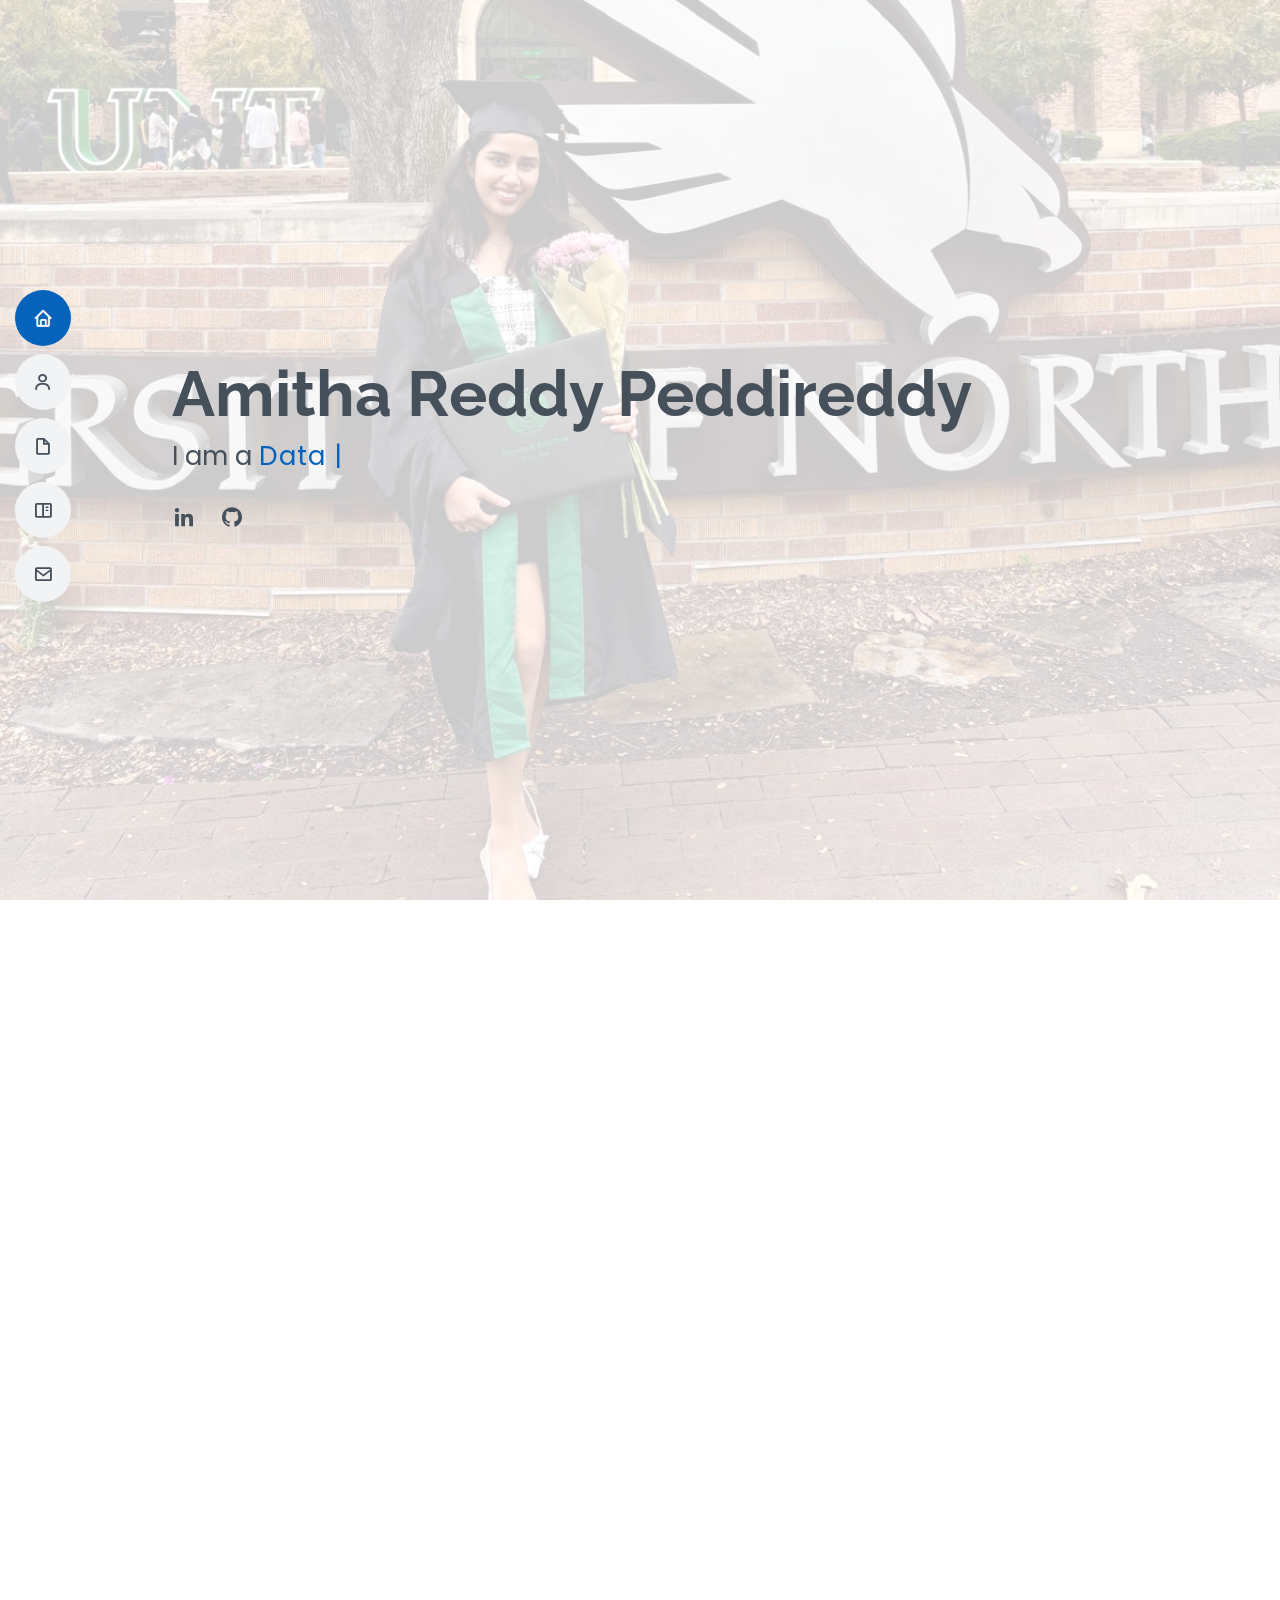
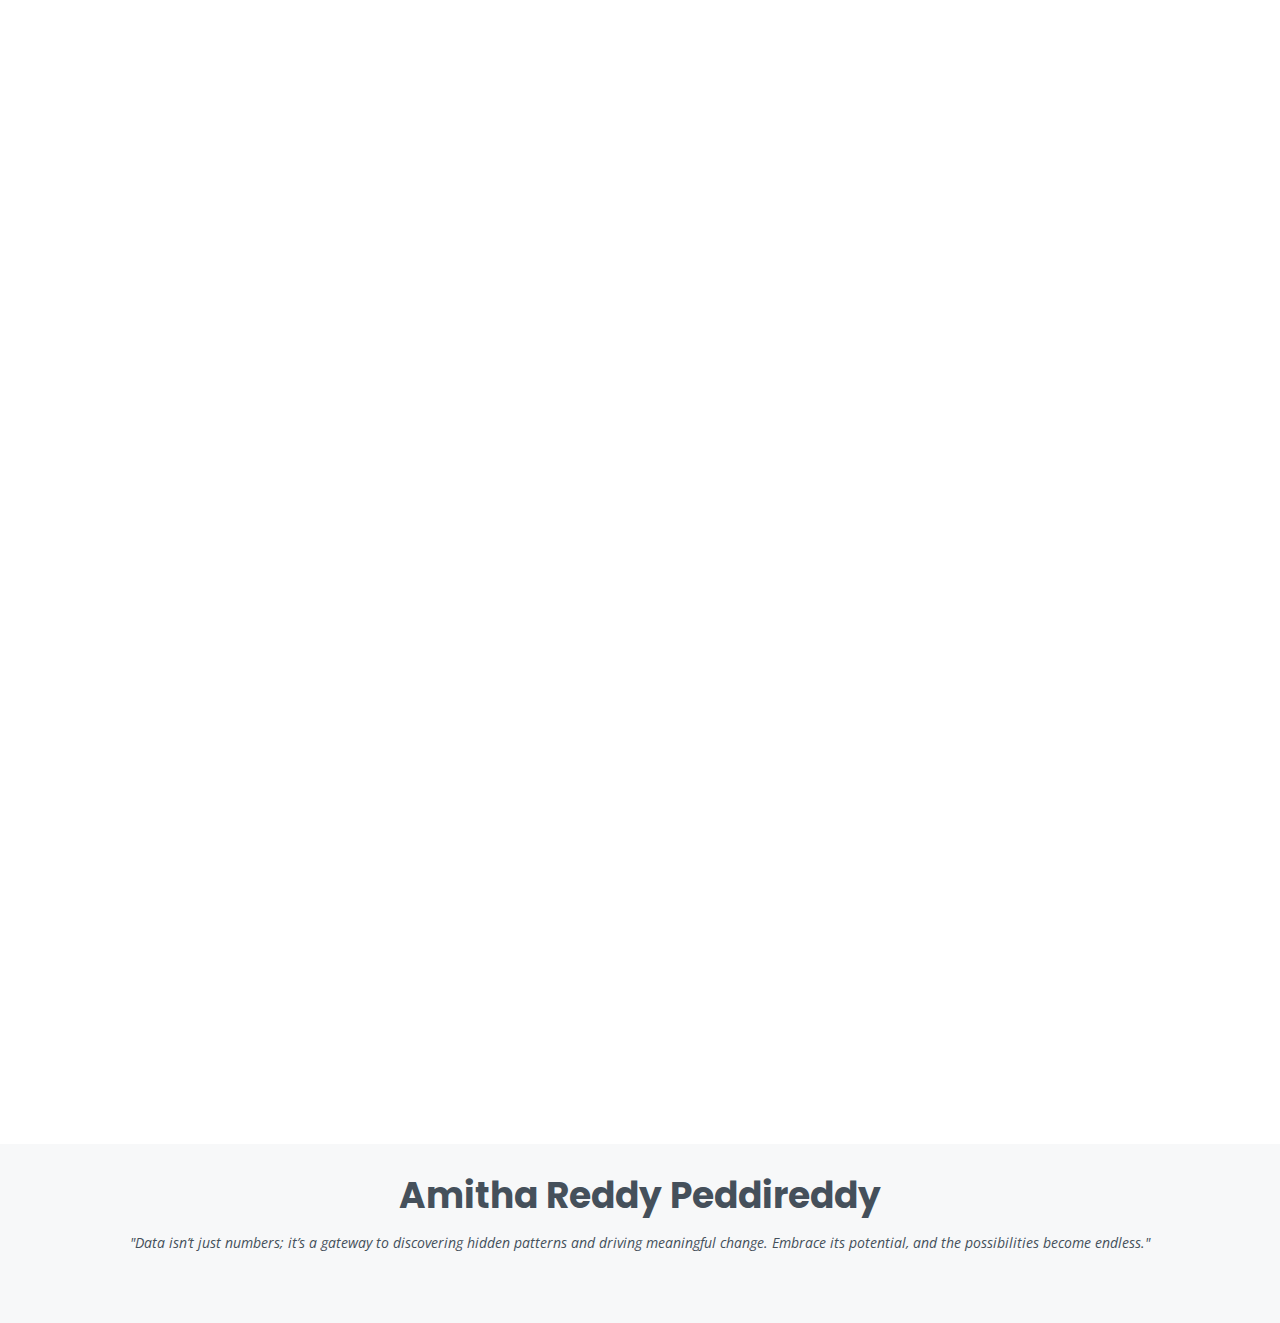
<file: index.html>
<!DOCTYPE html>
<html lang="en">


<head>
  <link rel="stylesheet" href="https://cdnjs.cloudflare.com/ajax/libs/font-awesome/6.0.0-beta3/css/all.min.css">
  <meta charset="utf-8">
  <meta content="width=device-width, initial-scale=1.0" name="viewport">
  <meta name="image" property="og:image" content="assets/img/a.png">
  <title>Amitha's Portfolio</title>
  <meta content="" name="description">
  <meta content="" name="keywords">

  <!-- Favicons -->
  <link href="assets/img/pf_icon.png" rel="icon">
  <link href="assets/img/pf_icon.png" rel="apple-touch-icon">

  <!-- Google Fonts -->
  <link
    href="https://fonts.googleapis.com/css?family=Open+Sans:300,300i,400,400i,600,600i,700,700i|Raleway:300,300i,400,400i,500,500i,600,600i,700,700i|Poppins:300,300i,400,400i,500,500i,600,600i,700,700i"
    rel="stylesheet">

  <!-- Vendor CSS Files -->
  <link href="assets/vendor/aos/aos.css" rel="stylesheet">
  <link href="assets/vendor/bootstrap/css/bootstrap.min.css" rel="stylesheet">
  <link href="assets/vendor/bootstrap-icons/bootstrap-icons.css" rel="stylesheet">
  <link href="assets/vendor/boxicons/css/boxicons.min.css" rel="stylesheet">
  <link href="assets/vendor/glightbox/css/glightbox.min.css" rel="stylesheet">
  <link href="assets/vendor/swiper/swiper-bundle.min.css" rel="stylesheet">

  <!-- Template Main CSS File -->
  <link href="assets/css/style.css" rel="stylesheet">

  <!-- =======================================================
  * Template Name: MyResume
  * Updated: Jul 27 2023 with Bootstrap v5.3.1
  * Template URL: https://bootstrapmade.com/free-html-bootstrap-template-my-resume/
  * Author: BootstrapMade.com
  * License: https://bootstrapmade.com/license/
  ======================================================== -->
</head>

<body>

  <!-- ======= Mobile nav toggle button ======= -->
  <!-- <button type="button" class="mobile-nav-toggle d-xl-none"><i class="bi bi-list mobile-nav-toggle"></i></button> -->
  <i class="bi bi-list mobile-nav-toggle d-lg-none"></i>
  <!-- ======= Header ======= -->
  <header id="header" class="d-flex flex-column justify-content-center">

    <nav id="navbar" class="navbar nav-menu">
      <ul>
        <li><a href="#hero" class="nav-link scrollto active"><i class="bx bx-home"></i> <span>Home</span></a></li>
        <li><a href="#about" class="nav-link scrollto"><i class="bx bx-user"></i> <span>About</span></a></li>
        <li><a href="#resume" class="nav-link scrollto"><i class="bx bx-file-blank"></i> <span>Resume</span></a></li>
        <li><a href="#portfolio" class="nav-link scrollto"><i class="bx bx-book-content"></i> <span>Projects</span></a>
        </li>
        
        <li><a href="#contact" class="nav-link scrollto"><i class="bx bx-envelope"></i> <span>Contact</span></a></li>
      </ul>
    </nav><!-- .nav-menu -->

  </header><!-- End Header -->

  <!-- ======= Hero Section ======= -->
  <section id="hero" class="d-flex flex-column justify-content-center">
    <div class="container" data-aos="zoom-in" data-aos-delay="100">
      <h1>Amitha Reddy Peddireddy</h1>
      <p>I am a <span class="typed" data-typed-items="Data Engineer, Data Analyst"></span></p>
      <div class="social-links">
        <a target="_blank" href="https://www.linkedin.com/in/amitha-reddy-peddireddy-652132155/" class="linkedin"><i class="bx bxl-linkedin"></i></a>
        <!-- <a href="https://twitter.com/amit_kheterpal" class="twitter"><i class="bx bxl-twitter"></i></a> -->
        
        <!-- <a href="https://public.tableau.com/app/profile/amit.kheterpal" class="tableau"><i class="bx bxs-bar-chart-alt-2"></i></a> -->
        <a target="_blank" href="https://github.com/PeddireddyAmitha" class="github"><i class="bx bxl-github"></i></a>
        
      </div>
    </div>
  </section><!-- End Hero -->

  <main id="main">

    <!-- ======= About Section ======= -->
    <section id="about" class="about">
      <div class="container" data-aos="fade-up">

        <div class="section-title">
          <h2>About</h2>
          <p align="justify">Experienced Data Engineer with over five years of expertise in designing and optimizing scalable data pipelines, ETL workflows, and big data solutions. Skilled in cloud platforms such as AWS, Azure, and GCP, leveraging services like Databricks, Snowflake, and Redshift to build high-performance data architectures. Proficient in SQL and NoSQL databases (PostgreSQL, Oracle, MongoDB, Cassandra) and adept at implementing automation using Python, PySpark, and workflow orchestration tools like Apache Airflow and Kafka.

            Strong background in data integration, transformation, and real-time processing, ensuring seamless data flow across cloud and on-premise environments. Experience in machine learning applications, supporting data-driven decision-making through scalable data infrastructures. Skilled in DevOps practices, including CI/CD, Terraform, and containerization (Docker, Kubernetes), ensuring efficient deployment and monitoring of data solutions.
            
            Passionate about mentoring teams, driving innovation, and maintaining best practices in data engineering to deliver reliable, high-quality, and production-ready data solutions that drive business growth.
          </p>
        </div>

        <div class="row">
          <div class="col-lg-4">
            <img src="assets/img/aa.png" class="img-fluid" alt="">
          </div>
          <div class="col-lg-8 pt-4 pt-lg-0 content">
            <h3>Versatile Data Expert: Integrating Data Science &amp; Data Engineering</h3>
            <p class="fst-italic">
              I excel at uniting Data Science and Data Engineering, leveraging my expertise to convert complex data into actionable insights and optimized data solutions.








            </p>
            <div class="row">
              <div class="col-lg-6">
                <ul>
                  
                  <li><i class="bi bi-chevron-right"></i> <strong>Mobile:</strong> <span>+1 (940) 252-2233</span></li>
                  <li><i class="bi bi-chevron-right"></i> <strong>City:</strong> <span>Austin, Texas</span></li>
                  <li><i class="bi bi-chevron-right"></i> <strong>Personal-email:</strong>
                    <span>amithapeddireddy@gmail.com</span>
                  </li>
                </ul>
              </div>
              <div class="col-lg-6">
                <ul>
                  <!-- <li><i class="bi bi-chevron-right"></i> <strong>Age:</strong> <span>26</span></li> -->
                  <li><i class="bi bi-chevron-right"></i> <strong>Highest Education:</strong> <span>Master's
                      Degree</span></li>
                  <li><i class="bi bi-chevron-right"></i> <strong>University:</strong> <span>University of North Texas</span></li>
                  <li><i class="bi bi-chevron-right"></i> <strong>Specialization:</strong> <span>Advanced Data Analytics</span></li>
                  
                </ul>
              </div>
            </div>
            
          </div>
        </div>

      </div>
    </section><!-- End About Section -->

    <!-- ======= Facts Section ======= -->
    <!-- <section id="facts" class="facts">
      <div class="container" data-aos="fade-up">

        <div class="section-title">
          <h2>Facts</h2>
          <p>Magnam dolores commodi suscipit. Necessitatibus eius consequatur ex aliquid fuga eum quidem. Sit sint consectetur velit. Quisquam quos quisquam cupiditate. Et nemo qui impedit suscipit alias ea. Quia fugiat sit in iste officiis commodi quidem hic quas.</p>
        </div>

        <div class="row">

          <div class="col-lg-3 col-md-6">
            <div class="count-box">
              <i class="bi bi-emoji-smile"></i>
              <span data-purecounter-start="0" data-purecounter-end="232" data-purecounter-duration="1" class="purecounter"></span>
              <p>Happy Clients</p>
            </div>
          </div>

          <div class="col-lg-3 col-md-6 mt-5 mt-md-0">
            <div class="count-box">
              <i class="bi bi-journal-richtext"></i>
              <span data-purecounter-start="0" data-purecounter-end="521" data-purecounter-duration="1" class="purecounter"></span>
              <p>Projects</p>
            </div>
          </div>

          <div class="col-lg-3 col-md-6 mt-5 mt-lg-0">
            <div class="count-box">
              <i class="bi bi-headset"></i>
              <span data-purecounter-start="0" data-purecounter-end="1463" data-purecounter-duration="1" class="purecounter"></span>
              <p>Hours Of Support</p>
            </div>
          </div>

          <div class="col-lg-3 col-md-6 mt-5 mt-lg-0">
            <div class="count-box">
              <i class="bi bi-award"></i>
              <span data-purecounter-start="0" data-purecounter-end="25" data-purecounter-duration="1" class="purecounter"></span>
              <p>Awards</p>
            </div>
          </div>

        </div>

      </div>
    </section>
  

    <!-- ======= Skills Section ======= -->
    <section id="skills" class="skills section-bg">
      <div class="container" data-aos="fade-up">

        <div class="section-title">
          <h2>Skills</h2>
          <p align="justify">As a Data Engineer, I specialize in designing and optimizing scalable data pipelines, managing ETL workflows, and ensuring high-performance data processing. With expertise in cloud platforms like AWS, Azure, and GCP, as well as Big Data technologies such as Spark, Databricks, and Kafka, I build efficient, data-driven solutions that drive business success. My technical proficiency spans SQL/NoSQL databases, data integration, and automation, streamlining workflows for enhanced system reliability. Additionally, my knowledge of machine learning, NLP, and data visualization enables me to support data-driven decision-making by constructing robust data infrastructures that scale analytics and model deployment. Having worked in Agile Scrum environments, I bring strong problem-solving, analytical reasoning, and project management skills to every data-driven initiative. I am committed to delivering impactful, scalable solutions that empower organizations to harness the full potential of their data.</p>
        </div>

        <div class="row skills-content">

          <div class="col-lg-6">

            <div class="progress">
              <span class="skill">Programming & Scripting (Python, SQL, T-SQL, R, Scala, Linux, Unix)<i class="val">100%</i></span>
              <div class="progress-bar-wrap">
                <div class="progress-bar" role="progressbar" aria-valuenow="100" aria-valuemin="0" aria-valuemax="100">
                </div>
              </div>
            </div>

            <div class="progress">
              <span class="skill">Big Data & Streaming(Apache Hadoop, Spark, Flink, Hive, HBase, Kafka, Storm, Beam) <i class="val">90%</i></span>
              <div class="progress-bar-wrap">
                <div class="progress-bar" role="progressbar" aria-valuenow="95" aria-valuemin="0" aria-valuemax="100">
                </div>
              </div>
            </div>

            <div class="progress">
              <span class="skill">ETL & Data Integration(Apache NiFi, Talend, Informatica, AWS Glue, Azure Data Factory) <i
                  class="val">90%</i></span>
              <div class="progress-bar-wrap">
                <div class="progress-bar" role="progressbar" aria-valuenow="85" aria-valuemin="0" aria-valuemax="100">
                </div>
              </div>
            </div>

            <div class="progress">
              <span class="skill">Cloud & Databases (AWS , GCP , Azure , MySQL, PostgreSQL, Oracle, SQL Server, MongoDB)<i
                  class="val">80%</i></span>
              <div class="progress-bar-wrap">
                <div class="progress-bar" role="progressbar" aria-valuenow="80" aria-valuemin="0" aria-valuemax="100">
                </div>
              </div>
            </div>



          </div>

          <div class="col-lg-6">

            <div class="progress">
              <span class="skill">Data Warehousing & Modeling(Redshift, BigQuery, Snowflake)<i class="val">80%</i></span>
              <div class="progress-bar-wrap">
                <div class="progress-bar" role="progressbar" aria-valuenow="80" aria-valuemin="0" aria-valuemax="100">
                </div>
              </div>
            </div>

            <div class="progress">
              <span class="skill">DevOps & Orchestration(Docker, Kubernetes, Apache Airflow, Jenkins, GitLab CI, GitHub) <i class="val">90%</i></span>
              <div class="progress-bar-wrap">
                <div class="progress-bar" role="progressbar" aria-valuenow="90" aria-valuemin="0" aria-valuemax="100">
                </div>
              </div>
            </div>

            <div class="progress">
              <span class="skill">Data Visualization & Analytics (Tableau, Power BI, Looker, Excel, Splunk, Grafana)<i class="val">80%</i></span>
              <div class="progress-bar-wrap">
                <div class="progress-bar" role="progressbar" aria-valuenow="70" aria-valuemin="0" aria-valuemax="100">
                </div>
              </div>
            </div>

            <div class="progress">
              <span class="skill">Soft Skills ( Problem Solving	Data wrangling, collaboration, project management)<i class="val">100%</i></span>
              <div class="progress-bar-wrap">
                <div class="progress-bar" role="progressbar" aria-valuenow="80" aria-valuemin="0" aria-valuemax="100">
                </div>
              </div>
            </div>



          </div>

        </div>

      </div>
    </section><!-- End Skills Section -->

    <!-- ======= Resume Section ======= -->
    <section id="resume" class="resume">
      <div class="container" data-aos="fade-up">

        <div class="section-title">
          <h2>Experience</h2>
          <p> I am excited to share a glimpse of my professional journey, highlighting my expertise in the world of data.</p>
        </div>

        <div class="row">
          <div class="col-lg-6">
            <div className="header__buttons">
              <a href="assets/img/Amitha P.docx" className="btn btn-contained" download>
                <button type="button" class="btn btn-primary">Download Resume</button>
              </a>
            </div>
            

            <h3 class="resume-title">Education</h3>

            <div class="resume-item">
              <h4>Master of Science in Advanced Data Analytics</h4>
              <h5>Jan 2023 - Dec 2024</h5>
              <p><em>University of North Texas</em></p>
              <ul>
                <li>GPA: 3.9/4.0 </li>
                
              </ul>

              
            </div>
            <h3 class="resume-title">Professional Experience</h3>
            <div class="resume-item">
              <h4>Data Engineer</h4>
              <h5>Feb 2024 - Current</h5>
              <p><em>American Airlines</em></p>
              <ul>
                <li>Led the migration of large-scale data from Snowflake to Azure Databricks, managing the smooth transition of raw data from 
                  Azure Blob Storage and building robust ETL pipelines in Databricks with PySpark. </li>
                <li>Streamlined ETL processes by automating workflows with Azure Data Factory, ensuring reliability and quickly addressing 
                  issues through detailed log analysis.</li>
                <li>Refined  SQL-based  transformations  with  DBT  and  Python,  converting  legacy  Snowflake  scripts  into  modular,  high-
                  performance SQL code within Databricks using Delta Lake features. </li>
                <li>Created Python scripts with Pandas and NumPy for thorough data validation and reconciliation, guaranteeing accuracy across 
                  both Azure Databricks and Snowflake. </li>
                <li>Spearheaded seamless data migration across development, staging, and production environments using Azure Data Factory's 
                  dynamic pipeline generation, automating synchronization and data processes. </li>
                <li>Optimized storage and query performance by processing diverse data formats (Parquet, Avro, JSON, CSV, XML) with 
                  PySpark within Azure Databricks.
                </li>
                <li>Enabled real-time data streaming by integrating Azure Event Hubs, automating workflows through Azure Functions and 
                  Azure Logic Apps for improved data accessibility and integration. </li>
                <li>Automated  infrastructure  setup  using  Azure Resource Manager (ARM) templates and  Terraform,  ensuring  consistent 
                  deployment across all environments.</li>
                <li>Oversaw system administration tasks and orchestrated data pipelines using PowerShell (Windows) and Bash (Unix/Linux), 
                  automating server management, log monitoring, and ETL scheduling for seamless data operations. </li>
               
              </ul>
            </div>

            

            
          </div>
          <div class="col-lg-6">
            <h3 class="resume-title"></h3>
            <div class="resume-item">
              <h4>Data Engineer</h4>
              <h5>Jan 2021 - Dec 2022</h5>
              <p><em>Optum Health</em></p>
              <ul>
                <li>Designed and implemented scalable, cloud-based data pipelines using Azure Data Factory and Azure Stream Analytics 
                  to collect, transform, and load large-scale clinical trial audit data, ensuring real-time data processing and compliance. </li>
                <li>Developed  and  managed  OLAP and OLTP solutions  within  Azure  Synapse  and  Azure  SQL  Database,  optimizing  data 
                  accessibility, reporting efficiency, and real-time decision-making for healthcare analytics. </li>
                <li>Engineered end-to-end ETL workflows using SSIS and Azure Data Factory, integrating Azure Blob Storage and Azure 
                  Functions to handle millions of data points per second, ensuring high data integrity and availability. </li>
                <li>Designed predictive analytics models utilizing TensorFlow, PyTorch, and Scikit-learn for clustering and decision trees, 
                  optimizing clinical trial scheduling and operational efficiencies. </li>
                <li>Developed and maintained CI/CD pipelines with Azure DevOps and Jenkins, automating data pipeline deployments, testing, 
                  and version control, leading to faster and more reliable data integrations. </li>
                <li>Created interactive, KPI-driven dashboards in Power BI to provide data-driven insights for clinical researchers, compliance 
                  teams, and operational leaders, enhancing decision-making and performance monitoring.
                </li>
                <li>Implemented  containerized  data  processing  solutions  using  Docker  and  Azure  Kubernetes  Service  (AKS),  enabling 
                  scalability and automation of data workloads. </li>
                <li>Monitored pipeline performance and system health using Azure Monitor and Grafana, setting up automated alerts for error 
                  detection and SLA compliance, reducing data latency and downtime.</li>
               
               
              </ul>
            </div>

            <div class="resume-item">
              <h4>Data Analyst</h4>
              <h5>May 2019 - Jan 2021</h5>
              <p><em>Capital One</em></p>
              <ul>
                <li>Designed and optimized complex SQL queries to extract, transform, and analyze large datasets, utilizing window functions, 
                  stored procedures, CTEs, and advanced joins to improve performance and efficiency.
                </li>
                <li>Developed and maintained data pipelines to ensure seamless data flow across business units, supporting key decision-making 
                  processes.
                </li>
                <li>Created and automated interactive Power BI and Tableau dashboards, leveraging DAX functions for dynamic calculations 
                  and performance optimization.</li>
                <li>Leveraged  Excel  functionalities,  including  pivot  tables,  VLOOKUP,  macros,  and  data  validation,  to  streamline  data 
                  processing and reporting.</li>
                <li>Automated  recurring  data  extraction  and  transformation  processes  using  Python  and  SQL,  reducing  manual  effort  and 
                  improving accuracy. </li>
                <li>Collaborated closely with business users and senior stakeholders to gather requirements, define KPIs, and deliver data-driven 
                  solutions that aligned with business objectives.</li>
                <li>Conducted  A/B testing and statistical analysis  to  evaluate  product  and  marketing  strategies,  helping  optimize  customer 
                  engagement.</li>
                <li>Ensured data integrity, security, and compliance with internal policies and industry regulations, supporting risk management 
                  initiatives.</li>
                <li>Documented analytical processes, workflows, and methodologies to enhance knowledge sharing and maintain data governance 
                  best practices.</li>
              </ul>
            </div>

            

          </div>
          
        </div>


      </div>
    </section><!-- End Resume Section -->

    <!-- ======= Portfolio Section ======= -->
    <section id="portfolio" class="portfolio section-bg">
      <div class="container" data-aos="fade-up">

        <div class="section-title">
          <h2>Projects</h2>
          <p>In my portfolio, you will find a diverse array of projects showcasing my expertise in data engineering,
            analytics, visualization and data science. From crafting predictive models and leveraging machine learning
            algorithms to creating
            interactive and insightful visualizations, each project exemplifies my commitment to extracting valuable
            insights from data and effectively communicating complex information through compelling visual
            representations.</p>
        </div>

        <!-- Akshay comment start -->

        <div class="row">
          <div class="col-lg-12 d-flex justify-content-center" data-aos="fade-up" data-aos-delay="100">
            <ul id="portfolio-flters">
              <li data-filter="*" class="filter-active">All</li>
            
            </ul>
          </div>
        </div>

        <div class="row portfolio-container" data-aos="fade-up" data-aos-delay="200">

          <div class="col-lg-4 col-md-6 portfolio-item filter-de filter-da">
            <div class="portfolio-wrap">
              <img src="assets/img/project/AdventureWorks_Sales/1.png" class="img-fluid" alt="">
              <div class="portfolio-info">
                <h4>Language - Identification</h4>
                
                <div class="portfolio-links">
                  <a href="portfolio-details.html" class="portfolio-details-lightbox"
                    data-glightbox="type: external" title="AdventureWorks_Sales"><i
                      class="bx bx-plus"></i></a>
                </div>
              </div>
            </div>
          </div>

          <div class="col-lg-4 col-md-6 portfolio-item filter-ds">
            <div class="portfolio-wrap">
              <img src="assets/img/project/Classification_using_FFNN/1.png" class="img-fluid" alt="">
              <div class="portfolio-info">
                <h4>Layoff - Analysis</h4>
                
                <div class="portfolio-links">
                  <a href="portfolio-details ds1.html" class="portfolio-details-lightbox" data-glightbox="type: external"
                    title="Classification_using_FFNN"><i class="bx bx-plus"></i></a>
                </div>
              </div>
            </div>
          </div>

          <div class="col-lg-4 col-md-6 portfolio-item filter-de">
            <div class="portfolio-wrap">
              <img src="assets/img/project/Data_Modeling_Consulting_and_Travel_App/1.png" class="img-fluid" alt="">
              <div class="portfolio-info">
                <h4>Car Sales</h4>
         
                <div class="portfolio-links">
                  <a href="portfolio-details ds2.html" class="portfolio-details-lightbox"
                    data-glightbox="type: external" title="Data_Modeling_Consulting_and_Travel_App"><i class="bx bx-plus"></i></a>
                </div>
              </div>
            </div>
          </div>

          <div class="col-lg-4 col-md-6 portfolio-item filter-ds filter-da">
            <div class="portfolio-wrap">
              <img src="assets/img/project/Fraud_Transaction_Prediction/3.png" class="img-fluid" alt="">
              <div class="portfolio-info">
                <h4>Hate Crimes</h4>
                <p></p>
                <div class="portfolio-links">
                  <a href="portfolio-details copy.html" class="portfolio-details-lightbox"
                    data-glightbox="type: external" title="Fraud_Transaction_Prediction"><i
                      class="bx bx-plus"></i></a>
                </div>
              </div>
            </div>
          </div>

          <div class="col-lg-4 col-md-6 portfolio-item filter-ds filter-da">
            <div class="portfolio-wrap">
              <img src="assets/img/project/Humana_Housing_Insecurity_Prediction/1.png" class="img-fluid" alt="">
              <div class="portfolio-info">
                <h4>Dallas Police Arrests Reporting System</h4>
                <p></p>
                <div class="portfolio-links">
                  <a href="portfolio-details copy 2.html" class="portfolio-details-lightbox"
                    data-glightbox="type: external" title="Humana_Housing_Insecurity_Prediction"><i
                      class="bx bx-plus"></i></a>
                </div>
              </div>
            </div>
          </div>

          <div class="col-lg-4 col-md-6 portfolio-item filter-ds">
            <div class="portfolio-wrap">
              <img src="assets/img/project/Predicting_Accident_severity/1.png" class="img-fluid" alt="">
              <div class="portfolio-info">
                <h4>Data Driven Insights From Collision Severity On Local Roadways</h4>
                <p></p>
                <div class="portfolio-links">
                  <a href="portfolio-details copy 3.html" class="portfolio-details-lightbox"
                    data-glightbox="type: external" title="Predicting_Accident_severity"><i
                      class="bx bx-plus"></i></a>
                </div>
              </div>
            </div>
          </div>
<!-- 
          <div class="col-lg-4 col-md-6 portfolio-item filter-app">
            <div class="portfolio-wrap">
              <img src="assets/img/project/Uber_Lyft_Price_Prediction/Project Pic.png" class="img-fluid" alt="">
              <div class="portfolio-info">
                <h4>Uber_Lyft_Price_Prediction</h4>
                <p>based on surge patterns</p>
                <div class="portfolio-links">
                  <a href="portfolio-details copy 4.html" class="portfolio-details-lightbox"
                    data-glightbox="type: external" title="Uber_Lyft_Price_Prediction"><i
                      class="bx bx-plus"></i></a>
                </div>
              </div>
            </div>
          </div>

          <div class="col-lg-4 col-md-6 portfolio-item filter-pm">
            <div class="portfolio-wrap">
              <img src="assets/img/project/UCONNIC-Insurance/Project Pic.png" class="img-fluid" alt="">
              <div class="portfolio-info">
                <h4>UCONNIC-Insurance</h4>
                <p>Project Management simulation</p>
                <div class="portfolio-links">
                  <a href="portfolio-details copy 5.html" class="portfolio-details-lightbox"
                    data-glightbox="type: external" title="UCONNIC-Insurance"><i
                      class="bx bx-plus"></i></a>
                </div>
              </div>
            </div>
          </div> -->

        <!-- Akshay comment end -->

        <!-- <div class="col-lg-4 col-md-6 portfolio-item filter-card">
            <div class="portfolio-wrap">
              <img src="assets/img/portfolio/portfolio-4.jpg" class="img-fluid" alt="">
              <div class="portfolio-info">
                <h4>Card 2</h4>
                <p>Card</p>
                <div class="portfolio-links">
                  <a href="assets/img/portfolio/portfolio-4.jpg" data-gallery="portfolioGallery" class="portfolio-lightbox" title="Card 2"><i class="bx bx-plus"></i></a>
                  <a href="portfolio-details.html" class="portfolio-details-lightbox" data-glightbox="type: external" title="Portfolio Details"><i class="bx bx-link"></i></a>
                </div>
              </div>
            </div>
          </div> -->

        <!-- <div class="col-lg-4 col-md-6 portfolio-item filter-web">
            <div class="portfolio-wrap">
              <img src="assets/img/portfolio/portfolio-5.jpg" class="img-fluid" alt="">
              <div class="portfolio-info">
                <h4>Web 2</h4>
                <p>Web</p>
                <div class="portfolio-links">
                  <a href="assets/img/portfolio/portfolio-5.jpg" data-gallery="portfolioGallery" class="portfolio-lightbox" title="Web 2"><i class="bx bx-plus"></i></a>
                  <a href="portfolio-details.html" class="portfolio-details-lightbox" data-glightbox="type: external" title="Portfolio Details"><i class="bx bx-link"></i></a>
                </div>
              </div>
            </div>
          </div>

          <div class="col-lg-4 col-md-6 portfolio-item filter-app">
            <div class="portfolio-wrap">
              <img src="assets/img/portfolio/portfolio-6.jpg" class="img-fluid" alt="">
              <div class="portfolio-info">
                <h4>App 3</h4>
                <p>App</p>
                <div class="portfolio-links">
                  <a href="assets/img/portfolio/portfolio-6.jpg" data-gallery="portfolioGallery" class="portfolio-lightbox" title="App 3"><i class="bx bx-plus"></i></a>
                  <a href="portfolio-details.html" class="portfolio-details-lightbox" data-glightbox="type: external" title="Portfolio Details"><i class="bx bx-link"></i></a>
                </div>
              </div>
            </div>
          </div> -->

        <!-- <div class="col-lg-4 col-md-6 portfolio-item filter-card">
            <div class="portfolio-wrap">
              <img src="assets/img/portfolio/portfolio-7.jpg" class="img-fluid" alt="">
              <div class="portfolio-info">
                <h4>Card 1</h4>
                <p>Card</p>
                <div class="portfolio-links">
                  <a href="assets/img/portfolio/portfolio-7.jpg" data-gallery="portfolioGallery" class="portfolio-lightbox" title="Card 1"><i class="bx bx-plus"></i></a>
                  <a href="portfolio-details.html" class="portfolio-details-lightbox" data-glightbox="type: external" title="Portfolio Details"><i class="bx bx-link"></i></a>
                </div>
              </div>
            </div>
          </div> -->

        <!-- <div class="col-lg-4 col-md-6 portfolio-item filter-card">
            <div class="portfolio-wrap">
              <img src="assets/img/portfolio/portfolio-8.jpg" class="img-fluid" alt="">
              <div class="portfolio-info">
                <h4>Card 3</h4>
                <p>Card</p>
                <div class="portfolio-links">
                  <a href="assets/img/portfolio/portfolio-8.jpg" data-gallery="portfolioGallery" class="portfolio-lightbox" title="Card 3"><i class="bx bx-plus"></i></a>
                  <a href="portfolio-details.html" class="portfolio-details-lightbox" data-glightbox="type: external" title="Portfolio Details"><i class="bx bx-link"></i></a>
                </div>
              </div>
            </div>
          </div> -->

        <!-- <div class="col-lg-4 col-md-6 portfolio-item filter-web">
            <div class="portfolio-wrap">
              <img src="assets/img/portfolio/portfolio-9.jpg" class="img-fluid" alt="">
              <div class="portfolio-info">
                <h4>Web 3</h4>
                <p>Web</p>
                <div class="portfolio-links">
                  <a href="assets/img/portfolio/portfolio-9.jpg" data-gallery="portfolioGallery" class="portfolio-lightbox" title="Web 3"><i class="bx bx-plus"></i></a>
                  <a href="portfolio-details.html" class="portfolio-details-lightbox" data-glightbox="type: external" title="Portfolio Details"><i class="bx bx-link"></i></a>
                </div>
              </div>
            </div>
          </div>

        </div>

      </div> -->
    </section><!-- End Portfolio Section -->

    <!-- ======= Services Section ======= -->


    <!-- <div class="row justify-content-center">
          <div class="col-lg-4 col-md-6 d-flex align-items-stretch" data-aos="zoom-in" data-aos-delay="100">
            <div class="icon-box iconbox-orange">
              <div class="icon">
                <svg width="100" height="100" viewBox="0 0 600 600" xmlns="http://www.w3.org/2000/svg">
                  <path stroke="none" stroke-width="0" fill="#f5f5f5" d="M300,582.0697525312426C382.5290701553225,586.8405444964366,449.9789794690241,525.3245884688669,502.5850820975895,461.55621195738473C556.606425686781,396.0723002908107,615.8543463187945,314.28637112970534,586.6730223649479,234.56875336149918C558.9533121215079,158.8439757836574,454.9685369536778,164.00468322053177,381.49747125262974,130.76875717737553C312.15926192815925,99.40240125094834,248.97055460311594,18.661163978235184,179.8680185752513,50.54337015887873C110.5421016452524,82.52863877960104,119.82277516462835,180.83849132639028,109.12597500060166,256.43424936330496C100.08760227029461,320.3096726198365,92.17705696193138,384.0621239912766,124.79988738764834,439.7174275375508C164.83382741302287,508.01625554203684,220.96474134820875,577.5009287672846,300,582.0697525312426"></path>
                </svg>
                <i class="bx bx-file"></i>
              </div>
              <h4>Beta Gamma Sigma Member</h4>
              <p>Beta Gamma Sigma membership is an esteemed honor, recognizing academic excellence and leadership in business studies.
                It represents a lifelong commitment to uphold the highest standards of integrity and success in the business world.</p>
              <a href="assets/img/bgs.jpeg" class="icon-box-image" onclick="openImage()">
                <img src="assets/img/bgs.jpeg" alt="Beta Gamma Sigma Member" />
              </a>
            </div>
          </div>
        </div>
      -->






    <!-- <div class="col-lg-4 col-md-6 d-flex align-items-stretch mt-4 mt-md-0" data-aos="zoom-in" data-aos-delay="200">
            <div class="icon-box iconbox-orange ">
              <div class="icon">
                <svg width="100" height="100" viewBox="0 0 600 600" xmlns="http://www.w3.org/2000/svg">
                  <path stroke="none" stroke-width="0" fill="#f5f5f5" d="M300,582.0697525312426C382.5290701553225,586.8405444964366,449.9789794690241,525.3245884688669,502.5850820975895,461.55621195738473C556.606425686781,396.0723002908107,615.8543463187945,314.28637112970534,586.6730223649479,234.56875336149918C558.9533121215079,158.8439757836574,454.9685369536778,164.00468322053177,381.49747125262974,130.76875717737553C312.15926192815925,99.40240125094834,248.97055460311594,18.661163978235184,179.8680185752513,50.54337015887873C110.5421016452524,82.52863877960104,119.82277516462835,180.83849132639028,109.12597500060166,256.43424936330496C100.08760227029461,320.3096726198365,92.17705696193138,384.0621239912766,124.79988738764834,439.7174275375508C164.83382741302287,508.01625554203684,220.96474134820875,577.5009287672846,300,582.0697525312426"></path>
                </svg>
                <i class="bx bx-file"></i>
              </div>
              <h4><a href="">Sed Perspiciatis</a></h4>
              <p>Duis aute irure dolor in reprehenderit in voluptate velit esse cillum dolore</p>
            </div>
          </div>

          <div class="col-lg-4 col-md-6 d-flex align-items-stretch mt-4 mt-lg-0" data-aos="zoom-in" data-aos-delay="300">
            <div class="icon-box iconbox-pink">
              <div class="icon">
                <svg width="100" height="100" viewBox="0 0 600 600" xmlns="http://www.w3.org/2000/svg">
                  <path stroke="none" stroke-width="0" fill="#f5f5f5" d="M300,541.5067337569781C382.14930387511276,545.0595476570109,479.8736841581634,548.3450877840088,526.4010558755058,480.5488172755941C571.5218469581645,414.80211281144784,517.5187510058486,332.0715597781072,496.52539010469104,255.14436215662573C477.37192572678356,184.95920475031193,473.57363656557914,105.61284051026155,413.0603344069578,65.22779650032875C343.27470386102294,18.654635553484475,251.2091493199835,5.337323636656869,175.0934190732945,40.62881213300186C97.87086631185822,76.43348514350839,51.98124368387456,156.15599469081315,36.44837278890362,239.84606092416172C21.716077023791087,319.22268207091537,43.775223500013084,401.1760424656574,96.891909868211,461.97329694683043C147.22146801428983,519.5804099606455,223.5754009179313,538.201503339737,300,541.5067337569781"></path>
                </svg>
                <i class="bx bx-tachometer"></i>
              </div>
              <h4><a href="">Magni Dolores</a></h4>
              <p>Excepteur sint occaecat cupidatat non proident, sunt in culpa qui officia</p>
            </div>
          </div>

          <div class="col-lg-4 col-md-6 d-flex align-items-stretch mt-4" data-aos="zoom-in" data-aos-delay="100">
            <div class="icon-box iconbox-yellow">
              <div class="icon">
                <svg width="100" height="100" viewBox="0 0 600 600" xmlns="http://www.w3.org/2000/svg">
                  <path stroke="none" stroke-width="0" fill="#f5f5f5" d="M300,503.46388370962813C374.79870501325706,506.71871716319447,464.8034551963731,527.1746412648533,510.4981551193396,467.86667711651364C555.9287308511215,408.9015244558933,512.6030010748507,327.5744911775523,490.211057578863,256.5855673507754C471.097692560561,195.9906835881958,447.69079081568157,138.11976852964426,395.19560036434837,102.3242989838813C329.3053358748298,57.3949838291264,248.02791733380457,8.279543830951368,175.87071277845988,42.242879143198664C103.41431057327972,76.34704239035025,93.79494320519305,170.9812938413882,81.28167332365135,250.07896920659033C70.17666984294237,320.27484674793965,64.84698225790005,396.69656628748305,111.28512138212992,450.4950937839243C156.20124167950087,502.5303643271138,231.32542653798444,500.4755392045468,300,503.46388370962813"></path>
                </svg>
                <i class="bx bx-layer"></i>
              </div>
              <h4><a href="">Nemo Enim</a></h4>
              <p>At vero eos et accusamus et iusto odio dignissimos ducimus qui blanditiis</p>
            </div>
          </div>

          <div class="col-lg-4 col-md-6 d-flex align-items-stretch mt-4" data-aos="zoom-in" data-aos-delay="200">
            <div class="icon-box iconbox-red">
              <div class="icon">
                <svg width="100" height="100" viewBox="0 0 600 600" xmlns="http://www.w3.org/2000/svg">
                  <path stroke="none" stroke-width="0" fill="#f5f5f5" d="M300,532.3542879108572C369.38199826031484,532.3153073249985,429.10787420159085,491.63046689027357,474.5244479745417,439.17860296908856C522.8885846962883,383.3225815378663,569.1668002868075,314.3205725914397,550.7432151929288,242.7694973846089C532.6665558377875,172.5657663291529,456.2379748765914,142.6223662098291,390.3689995646985,112.34683881706744C326.66090330228417,83.06452184765237,258.84405631176094,53.51806209861945,193.32584062364296,78.48882559362697C121.61183558270385,105.82097193414197,62.805066853699245,167.19869350419734,48.57481801355237,242.6138429142374C34.843463184063346,315.3850353017275,76.69343916112496,383.4422959591041,125.22947124332185,439.3748458443577C170.7312796277747,491.8107796887764,230.57421082200815,532.3932930995766,300,532.3542879108572"></path>
                </svg>
                <i class="bx bx-slideshow"></i>
              </div>
              <h4><a href="">Dele Cardo</a></h4>
              <p>Quis consequatur saepe eligendi voluptatem consequatur dolor consequuntur</p>
            </div>
          </div>

          <div class="col-lg-4 col-md-6 d-flex align-items-stretch mt-4" data-aos="zoom-in" data-aos-delay="300">
            <div class="icon-box iconbox-teal">
              <div class="icon">
                <svg width="100" height="100" viewBox="0 0 600 600" xmlns="http://www.w3.org/2000/svg">
                  <path stroke="none" stroke-width="0" fill="#f5f5f5" d="M300,566.797414625762C385.7384707136149,576.1784315230908,478.7894351017131,552.8928747891023,531.9192734346935,484.94944893311C584.6109503024035,417.5663521118492,582.489472248146,322.67544863468447,553.9536738515405,242.03673114598146C529.1557734026468,171.96086150256528,465.24506316201064,127.66468636344209,395.9583748389544,100.7403814666027C334.2173773831606,76.7482773500951,269.4350130405921,84.62216499799875,207.1952322260088,107.2889140133804C132.92018162631612,134.33871894543012,41.79353780512637,160.00259165414826,22.644507872594943,236.69541883565114C3.319112789854554,314.0945973066697,72.72355303640163,379.243833228382,124.04198916343866,440.3218312028393C172.9286146004772,498.5055451809895,224.45579914871206,558.5317968840102,300,566.797414625762"></path>
                </svg>
                <i class="bx bx-arch"></i>
              </div>
              <h4><a href="">Divera Don</a></h4>
              <p>Modi nostrum vel laborum. Porro fugit error sit minus sapiente sit aspernatur</p>
            </div>
          </div> -->

    <!-- Akshay comment start -->
    </div>

      </div>
    </section> 
    <!-- End Services Section -->

    <!-- Akshay comment end -->

   

        <!-- ======= Contact Section ======= -->
        <section id="contact" class="contact">
          <div class="container" data-aos="fade-up">

            <div class="section-title">
              <h2>Contact</h2>
            </div>

            <div class="row justify-content-center">

              <div class="col-lg-4">
                <div class="info">
                  <div class="address">
                    <i class="bi bi-geo-alt"></i>
                    <h4>Location:</h4>
                    <p>Austin, Texas</p>
                  </div>

                  <div class="email">
                    <i class="bi bi-envelope"></i>
                    <h4>Email:</h4>
                    <p>amithapeddireddy@gmail.com
                     
                    </p>
                  </div>

                  <div class="phone">
                    <i class="bi bi-phone"></i>
                    <h4>Call:</h4>
                    <p>+1 (940) 252-2233</p>
                  </div>

                </div>

              </div>

              <!-- <div class="col-lg-8 mt-5 mt-lg-0">

            <form action="forms/contact.php" method="post" role="form" class="php-email-form">
              <div class="row">
                <div class="col-md-6 form-group">
                  <input type="text" name="name" class="form-control" id="name" placeholder="Your Name" required>
                </div>
                <div class="col-md-6 form-group mt-3 mt-md-0">
                  <input type="email" class="form-control" name="email" id="email" placeholder="Your Email" required>
                </div>
              </div>
              <div class="form-group mt-3">
                <input type="text" class="form-control" name="subject" id="subject" placeholder="Subject" required>
              </div>
              <div class="form-group mt-3">
                <textarea class="form-control" name="message" rows="5" placeholder="Message" required></textarea>
              </div>
              <div class="my-3">
                <div class="loading">Loading</div>
                <div class="error-message"></div>
                <div class="sent-message">Your message has been sent. Thank you!</div>
              </div>
              <div class="text-center"><button type="submit">Send Message</button></div>
            </form>

          </div>

        </div>

      </div> -->
        </section><!-- End Contact Section -->

  </main><!-- End #main -->

  <!-- ======= Footer ======= -->
  <footer id="footer">
    <div class="container">
      <h3>Amitha Reddy Peddireddy</h3>
      <p>"Data isn’t just numbers; it’s a gateway to discovering hidden patterns and driving meaningful change. Embrace its potential, and the possibilities become endless."</p>
      
      <!-- <div class="copyright">
        &copy; Copyright <strong><span>MyResume</span></strong>. All Rights Reserved
      </div> -->
      <!-- <div class="credits"> -->
      <!-- All the links in the footer should remain intact. -->
      <!-- You can delete the links only if you purchased the pro version. -->
      <!-- Licensing information: [license-url] -->
      <!-- Purchase the pro version with working PHP/AJAX contact form: https://bootstrapmade.com/free-html-bootstrap-template-my-resume/ -->

    </div>
    </div>
  </footer><!-- End Footer -->

  <div id="preloader"></div>
  <a href="#" class="back-to-top d-flex align-items-center justify-content-center"><i
      class="bi bi-arrow-up-short"></i></a>

  <!-- Vendor JS Files -->
  <script src="assets/vendor/purecounter/purecounter_vanilla.js"></script>
  <script src="assets/vendor/aos/aos.js"></script>
  <script src="assets/vendor/bootstrap/js/bootstrap.bundle.min.js"></script>
  <script src="assets/vendor/glightbox/js/glightbox.min.js"></script>
  <script src="assets/vendor/isotope-layout/isotope.pkgd.min.js"></script>
  <script src="assets/vendor/swiper/swiper-bundle.min.js"></script>
  <script src="assets/vendor/typed.js/typed.umd.js"></script>
  <script src="assets/vendor/waypoints/noframework.waypoints.js"></script>
  <script src="assets/vendor/php-email-form/validate.js"></script>

  <!-- Template Main JS File -->
  <script src="assets/js/main.js"></script>

</body>

</html>
<script>
  function openImage() {
    var imageContainer = document.createElement("div");
    imageContainer.classList.add("image-overlay");
    imageContainer.onclick = closeImage;

    var imageElement = document.createElement("img");
    imageElement.src = "assets/img/bgs.jpeg";
    imageElement.alt = "Beta Gamma Sigma Member";

    var closeButton = document.createElement("span");
    closeButton.classList.add("close-btn");
    closeButton.innerHTML = '<i class="bx bx-x"></i>';
    closeButton.onclick = closeImage;

    imageContainer.appendChild(imageElement);
    imageContainer.appendChild(closeButton);
    document.body.appendChild(imageContainer);
  }

  function closeImage() {
    var imageContainer = document.querySelector(".image-overlay");
    if (imageContainer) {
      document.body.removeChild(imageContainer);
    }
  }

</script>




 <!-- Akshay comment start: this section can be used later for certifications

    <section id="services" class="services">
      <div class="container" data-aos="fade-up">

        <div class="section-title">
          <h2>Endorsements</h2>
          <p>In my journey, I'm grateful to have received endorsements and recognition from colleagues, mentors, and industry professionals. 
            These endorsements serve as a testament to my skills, dedication, and contributions in the fields of data engineering and analytics. 
            I deeply value the trust and confidence others have placed in my abilities, and I am committed to continuing to deliver 
            exceptional results in my endeavors.</p>
        </div>


        <div class="row justify-content-center">
          <div class="col-lg-4 col-md-6 d-flex align-items-stretch" data-aos="zoom-in" data-aos-delay="100">
            <a href="assets/img/bgs.jpeg" class="icon-box iconbox-orange">
              <div class="icon">
                <svg width="100" height="100" viewBox="0 0 600 600" xmlns="http://www.w3.org/2000/svg">
                  <path stroke="none" stroke-width="0" fill="#f5f5f5"
                    d="M300,582.0697525312426C382.5290701553225,586.8405444964366,449.9789794690241,525.3245884688669,502.5850820975895,461.55621195738473C556.606425686781,396.0723002908107,615.8543463187945,314.28637112970534,586.6730223649479,234.56875336149918C558.9533121215079,158.8439757836574,454.9685369536778,164.00468322053177,381.49747125262974,130.76875717737553C312.15926192815925,99.40240125094834,248.97055460311594,18.661163978235184,179.8680185752513,50.54337015887873C110.5421016452524,82.52863877960104,119.82277516462835,180.83849132639028,109.12597500060166,256.43424936330496C100.08760227029461,320.3096726198365,92.17705696193138,384.0621239912766,124.79988738764834,439.7174275375508C164.83382741302287,508.01625554203684,220.96474134820875,577.5009287672846,300,582.0697525312426">
                  </path>
                </svg>
                <i class="bx bx-file"></i>
              </div>
              <h4>Beta Gamma Sigma Member</h4>
              <p>Beta Gamma Sigma membership is an esteemed honor, recognizing academic excellence and leadership in
                business studies.
                It represents a lifelong commitment to uphold the highest standards of integrity and success in the
                business world.</p>
            </a>
          </div>
        </div>

        Akshay comment end: this section can be used later for certifications -->




        <!-- <div class="swiper-slide">
              <div class="testimonial-item">
                <img src="assets/img/testimonials/testimonials-3.jpg" class="testimonial-img" alt="">
                <h3>Jena Karlis</h3>
                <h4>Store Owner</h4>
                <p>
                  <i class="bx bxs-quote-alt-left quote-icon-left"></i>
                  Enim nisi quem export duis labore cillum quae magna enim sint quorum nulla quem veniam duis minim tempor labore quem eram duis noster aute amet eram fore quis sint minim.
                  <i class="bx bxs-quote-alt-right quote-icon-right"></i>
                </p>
              </div>
            </div> -->
        <!-- End testimonial item -->

        <!-- <div class="swiper-slide">
              <div class="testimonial-item">
                <img src="assets/img/testimonials/testimonials-4.jpg" class="testimonial-img" alt="">
                <h3>Matt Brandon</h3>
                <h4>Freelancer</h4>
                <p>
                  <i class="bx bxs-quote-alt-left quote-icon-left"></i>
                  Fugiat enim eram quae cillum dolore dolor amet nulla culpa multos export minim fugiat minim velit minim dolor enim duis veniam ipsum anim magna sunt elit fore quem dolore labore illum veniam.
                  <i class="bx bxs-quote-alt-right quote-icon-right"></i>
                </p>
              </div>
            </div> -->
        <!-- End testimonial item -->

        <!-- <div class="swiper-slide">
              <div class="testimonial-item">
                <img src="assets/img/testimonials/testimonials-5.jpg" class="testimonial-img" alt="">
                <h3>John Larson</h3>
                <h4>Entrepreneur</h4>
                <p>
                  <i class="bx bxs-quote-alt-left quote-icon-left"></i>
                  Quis quorum aliqua sint quem legam fore sunt eram irure aliqua veniam tempor noster veniam enim culpa labore duis sunt culpa nulla illum cillum fugiat legam esse veniam culpa fore nisi cillum quid.
                  <i class="bx bxs-quote-alt-right quote-icon-right"></i>
                </p>
              </div>
            </div> -->
        <!-- End testimonial item -->
</file>
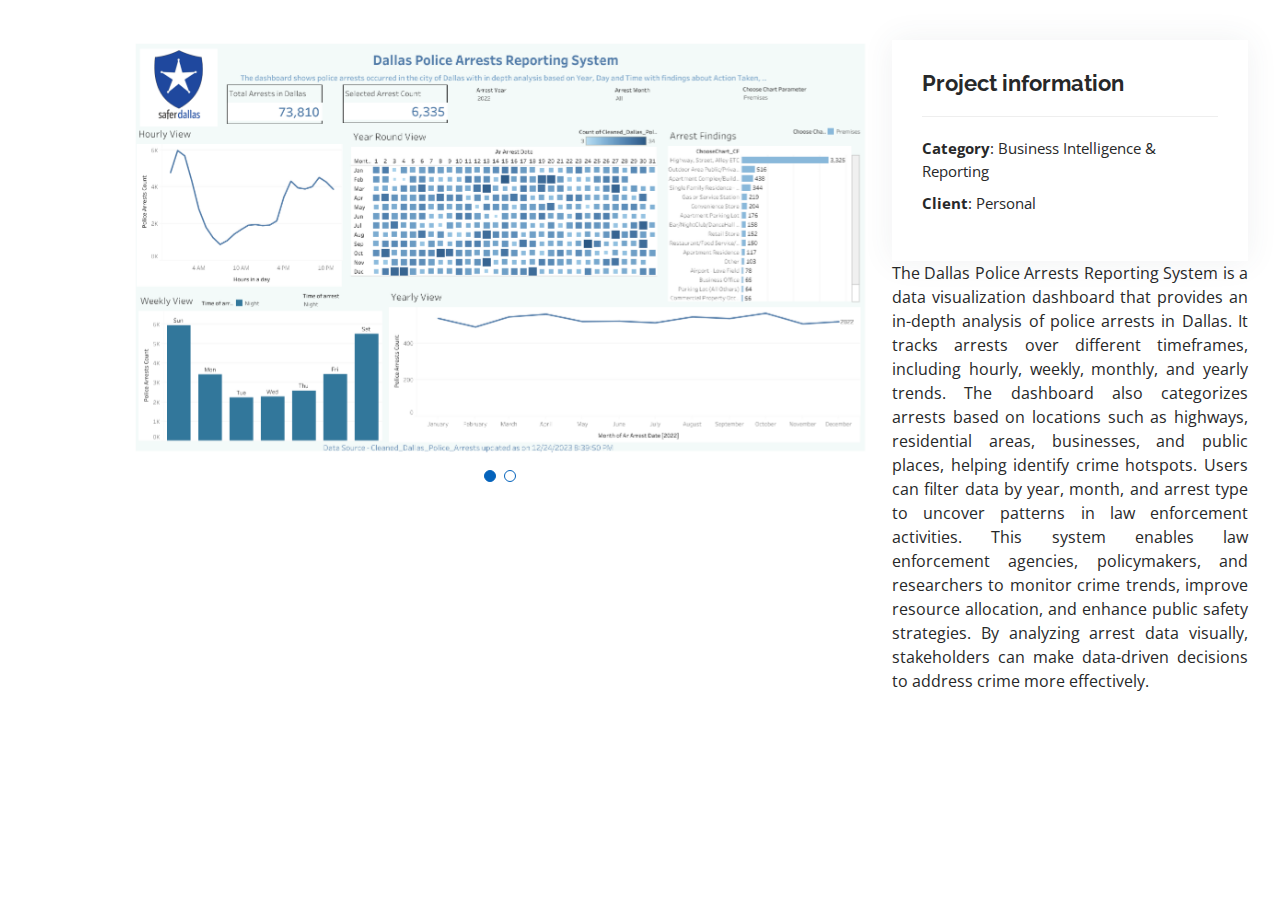
<file: portfolio-details copy 2.html>
<!DOCTYPE html>
<html lang="en">

<head>
  <meta charset="utf-8">
  <meta content="width=device-width, initial-scale=1.0" name="viewport">

  <title>Portfolio Details - Personal Bootstrap Template</title>
  <meta content="" name="description">
  <meta content="" name="keywords">

  <!-- Favicons -->
  <link href="assets/img/favicon.png" rel="icon">
  <link href="assets/img/apple-touch-icon.png" rel="apple-touch-icon">

  <!-- Google Fonts -->
  <link href="https://fonts.googleapis.com/css?family=Open+Sans:300,300i,400,400i,600,600i,700,700i|Raleway:300,300i,400,400i,500,500i,600,600i,700,700i|Poppins:300,300i,400,400i,500,500i,600,600i,700,700i" rel="stylesheet">

  <!-- Vendor CSS Files -->
  <link href="assets/vendor/aos/aos.css" rel="stylesheet">
  <link href="assets/vendor/bootstrap/css/bootstrap.min.css" rel="stylesheet">
  <link href="assets/vendor/bootstrap-icons/bootstrap-icons.css" rel="stylesheet">
  <link href="assets/vendor/boxicons/css/boxicons.min.css" rel="stylesheet">
  <link href="assets/vendor/glightbox/css/glightbox.min.css" rel="stylesheet">
  <link href="assets/vendor/swiper/swiper-bundle.min.css" rel="stylesheet">

  <!-- Template Main CSS File -->
  <link href="assets/css/style.css" rel="stylesheet">

  <!-- =======================================================
  * Template Name: MyResume
  * Updated: Jul 27 2023 with Bootstrap v5.3.1
  * Template URL: https://bootstrapmade.com/free-html-bootstrap-template-my-resume/
  * Author: BootstrapMade.com
  * License: https://bootstrapmade.com/license/
  ======================================================== -->
</head>

<body>

  <main id="main">

    <!-- ======= Portfolio Details Section ======= -->
    <section id="portfolio-details" class="portfolio-details">
      <div class="container">

        <div class="row gy-4">

          <div class="col-lg-8">
            <div class="portfolio-details-slider swiper">
              <div class="swiper-wrapper align-items-center">

                <div class="swiper-slide">
                  <img src="assets/img/project/Humana_Housing_Insecurity_Prediction/1.png" alt="">
                </div>

                <div class="swiper-slide">
                  <img src="assets/img/project/Humana_Housing_Insecurity_Prediction/1.png" alt="">
                </div>

                

              </div>
              <div class="swiper-pagination"></div>
            </div>
          </div>

          <div class="col-lg-4">
            <div class="portfolio-info">
              <h3>Project information</h3>
              <ul>
                <li><strong>Category</strong>: Business Intelligence & Reporting</li>
                <li><strong>Client</strong>: Personal</li>
                
              </ul>
            </div>
            <div Humana_Housing_Insecurity_Prediction</h2>
              <p align ="justify">
                The Dallas Police Arrests Reporting System is a data visualization dashboard that provides an in-depth analysis of police arrests in Dallas. It tracks arrests over different timeframes, including hourly, weekly, monthly, and yearly trends. The dashboard also categorizes arrests based on locations such as highways, residential areas, businesses, and public places, helping identify crime hotspots. Users can filter data by year, month, and arrest type to uncover patterns in law enforcement activities.

This system enables law enforcement agencies, policymakers, and researchers to monitor crime trends, improve resource allocation, and enhance public safety strategies. By analyzing arrest data visually, stakeholders can make data-driven decisions to address crime more effectively.
              </p>
            </div>
          </div>

        </div>

      </div>
    </section><!-- End Portfolio Details Section -->

  </main><!-- End #main -->

  <div id="preloader"></div>
  <a href="#" class="back-to-top d-flex align-items-center justify-content-center"><i class="bi bi-arrow-up-short"></i></a>

  <!-- Vendor JS Files -->
  <script src="assets/vendor/purecounter/purecounter_vanilla.js"></script>
  <script src="assets/vendor/aos/aos.js"></script>
  <script src="assets/vendor/bootstrap/js/bootstrap.bundle.min.js"></script>
  <script src="assets/vendor/glightbox/js/glightbox.min.js"></script>
  <script src="assets/vendor/isotope-layout/isotope.pkgd.min.js"></script>
  <script src="assets/vendor/swiper/swiper-bundle.min.js"></script>
  <script src="assets/vendor/typed.js/typed.umd.js"></script>
  <script src="assets/vendor/waypoints/noframework.waypoints.js"></script>
  <script src="assets/vendor/php-email-form/validate.js"></script>

  <!-- Template Main JS File -->
  <script src="assets/js/main.js"></script>

</body>

</html>
</file>
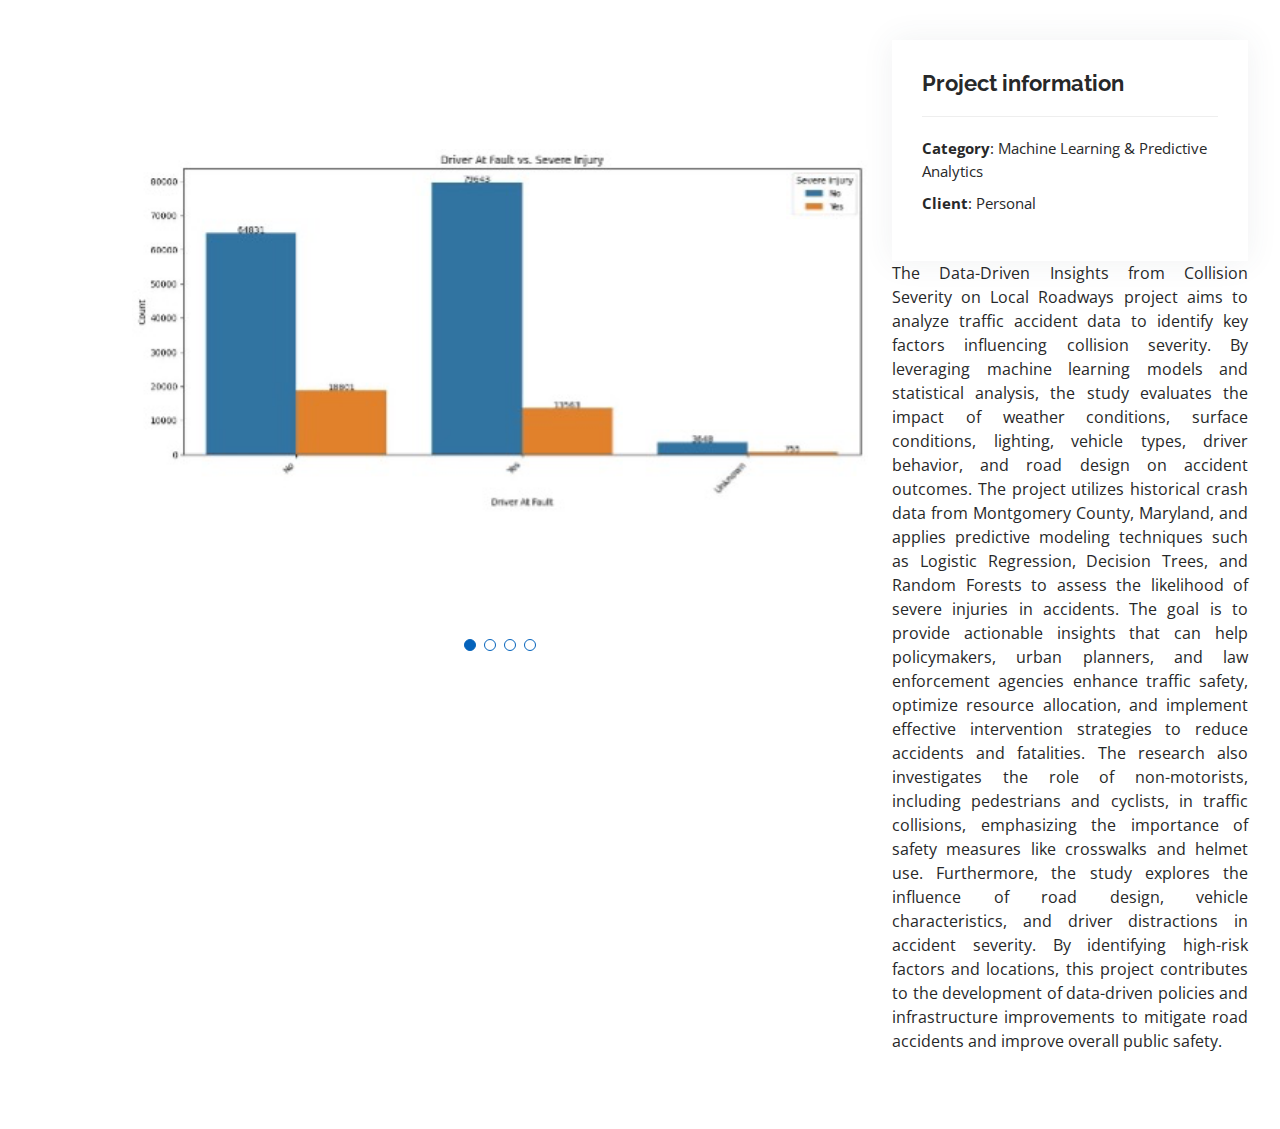
<file: portfolio-details copy 3.html>
<!DOCTYPE html>
<html lang="en">

<head>
  <meta charset="utf-8">
  <meta content="width=device-width, initial-scale=1.0" name="viewport">

  <title>Portfolio Details - Personal Bootstrap Template</title>
  <meta content="" name="description">
  <meta content="" name="keywords">

  <!-- Favicons -->
  <link href="assets/img/favicon.png" rel="icon">
  <link href="assets/img/apple-touch-icon.png" rel="apple-touch-icon">

  <!-- Google Fonts -->
  <link href="https://fonts.googleapis.com/css?family=Open+Sans:300,300i,400,400i,600,600i,700,700i|Raleway:300,300i,400,400i,500,500i,600,600i,700,700i|Poppins:300,300i,400,400i,500,500i,600,600i,700,700i" rel="stylesheet">

  <!-- Vendor CSS Files -->
  <link href="assets/vendor/aos/aos.css" rel="stylesheet">
  <link href="assets/vendor/bootstrap/css/bootstrap.min.css" rel="stylesheet">
  <link href="assets/vendor/bootstrap-icons/bootstrap-icons.css" rel="stylesheet">
  <link href="assets/vendor/boxicons/css/boxicons.min.css" rel="stylesheet">
  <link href="assets/vendor/glightbox/css/glightbox.min.css" rel="stylesheet">
  <link href="assets/vendor/swiper/swiper-bundle.min.css" rel="stylesheet">

  <!-- Template Main CSS File -->
  <link href="assets/css/style.css" rel="stylesheet">

  <!-- =======================================================
  * Template Name: MyResume
  * Updated: Jul 27 2023 with Bootstrap v5.3.1
  * Template URL: https://bootstrapmade.com/free-html-bootstrap-template-my-resume/
  * Author: BootstrapMade.com
  * License: https://bootstrapmade.com/license/
  ======================================================== -->
</head>

<body>

  <main id="main">

    <!-- ======= Portfolio Details Section ======= -->
    <section id="portfolio-details" class="portfolio-details">
      <div class="container">

        <div class="row gy-4">

          <div class="col-lg-8">
            <div class="portfolio-details-slider swiper">
              <div class="swiper-wrapper align-items-center">

                <div class="swiper-slide">
                  <img src="assets/img/project/Predicting_Accident_severity/5.png" alt="">
                </div>

                <div class="swiper-slide">
                  <img src="assets/img/project/Predicting_Accident_severity/4.png" alt="">
                </div>

                <div class="swiper-slide">
                  <img src="assets/img/project/Predicting_Accident_severity/3.png" alt="">
                </div>

                <div class="swiper-slide">
                  <img src="assets/img/project/Predicting_Accident_severity/2.png" alt="">
                </div>

                
              </div>
              <div class="swiper-pagination"></div>
            </div>
          </div>

          <div class="col-lg-4">
            <div class="portfolio-info">
              <h3>Project information</h3>
              <ul>
                <li><strong>Category</strong>: Machine Learning & Predictive Analytics</li>
                <li><strong>Client</strong>: Personal</li>
               
              </ul>
            </div>
            <div Predicting_Accident_severity</h2>
              <p align ="justify">
                The Data-Driven Insights from Collision Severity on Local Roadways project aims to analyze traffic accident data to identify key factors influencing collision severity. By leveraging machine learning models and statistical analysis, the study evaluates the impact of weather conditions, surface conditions, lighting, vehicle types, driver behavior, and road design on accident outcomes. The project utilizes historical crash data from Montgomery County, Maryland, and applies predictive modeling techniques such as Logistic Regression, Decision Trees, and Random Forests to assess the likelihood of severe injuries in accidents. The goal is to provide actionable insights that can help policymakers, urban planners, and law enforcement agencies enhance traffic safety, optimize resource allocation, and implement effective intervention strategies to reduce accidents and fatalities.

The research also investigates the role of non-motorists, including pedestrians and cyclists, in traffic collisions, emphasizing the importance of safety measures like crosswalks and helmet use. Furthermore, the study explores the influence of road design, vehicle characteristics, and driver distractions in accident severity. By identifying high-risk factors and locations, this project contributes to the development of data-driven policies and infrastructure improvements to mitigate road accidents and improve overall public safety.
              </p>
            </div>
          </div>

        </div>

      </div>
    </section><!-- End Portfolio Details Section -->

  </main><!-- End #main -->

  <div id="preloader"></div>
  <a href="#" class="back-to-top d-flex align-items-center justify-content-center"><i class="bi bi-arrow-up-short"></i></a>

  <!-- Vendor JS Files -->
  <script src="assets/vendor/purecounter/purecounter_vanilla.js"></script>
  <script src="assets/vendor/aos/aos.js"></script>
  <script src="assets/vendor/bootstrap/js/bootstrap.bundle.min.js"></script>
  <script src="assets/vendor/glightbox/js/glightbox.min.js"></script>
  <script src="assets/vendor/isotope-layout/isotope.pkgd.min.js"></script>
  <script src="assets/vendor/swiper/swiper-bundle.min.js"></script>
  <script src="assets/vendor/typed.js/typed.umd.js"></script>
  <script src="assets/vendor/waypoints/noframework.waypoints.js"></script>
  <script src="assets/vendor/php-email-form/validate.js"></script>

  <!-- Template Main JS File -->
  <script src="assets/js/main.js"></script>

</body>

</html>
</file>
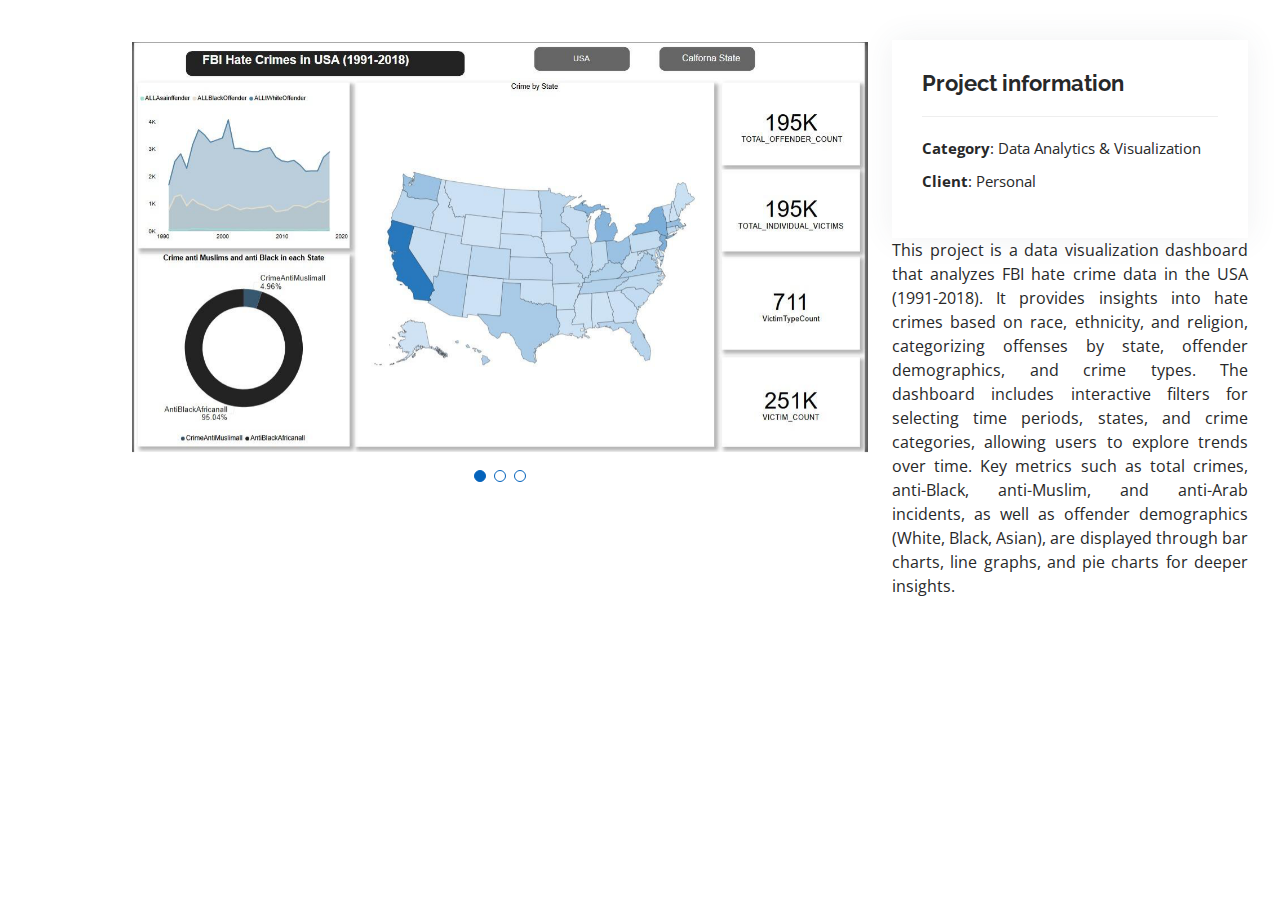
<file: portfolio-details copy.html>
<!DOCTYPE html>
<html lang="en">

<head>
  <meta charset="utf-8">
  <meta content="width=device-width, initial-scale=1.0" name="viewport">

  <title>Portfolio Details - Personal Bootstrap Template</title>
  <meta content="" name="description">
  <meta content="" name="keywords">

  <!-- Favicons -->
  <link href="assets/img/favicon.png" rel="icon">
  <link href="assets/img/apple-touch-icon.png" rel="apple-touch-icon">

  <!-- Google Fonts -->
  <link href="https://fonts.googleapis.com/css?family=Open+Sans:300,300i,400,400i,600,600i,700,700i|Raleway:300,300i,400,400i,500,500i,600,600i,700,700i|Poppins:300,300i,400,400i,500,500i,600,600i,700,700i" rel="stylesheet">

  <!-- Vendor CSS Files -->
  <link href="assets/vendor/aos/aos.css" rel="stylesheet">
  <link href="assets/vendor/bootstrap/css/bootstrap.min.css" rel="stylesheet">
  <link href="assets/vendor/bootstrap-icons/bootstrap-icons.css" rel="stylesheet">
  <link href="assets/vendor/boxicons/css/boxicons.min.css" rel="stylesheet">
  <link href="assets/vendor/glightbox/css/glightbox.min.css" rel="stylesheet">
  <link href="assets/vendor/swiper/swiper-bundle.min.css" rel="stylesheet">

  <!-- Template Main CSS File -->
  <link href="assets/css/style.css" rel="stylesheet">

  <!-- =======================================================
  * Template Name: MyResume
  * Updated: Jul 27 2023 with Bootstrap v5.3.1
  * Template URL: https://bootstrapmade.com/free-html-bootstrap-template-my-resume/
  * Author: BootstrapMade.com
  * License: https://bootstrapmade.com/license/
  ======================================================== -->
</head>

<body>

  <main id="main">

    <!-- ======= Portfolio Details Section ======= -->
    <section id="portfolio-details" class="portfolio-details">
      <div class="container">

        <div class="row gy-4">

          <div class="col-lg-8">
            <div class="portfolio-details-slider swiper">
              <div class="swiper-wrapper align-items-center">

                <div class="swiper-slide">
                  <img src="assets/img/project/Fraud_Transaction_Prediction/3.png" alt="">
                </div>

                <div class="swiper-slide">
                  <img src="assets/img/project/Fraud_Transaction_Prediction/2.png" alt="">
                </div>

                <div class="swiper-slide">
                  <img src="assets/img/project/Fraud_Transaction_Prediction/1.png" alt="">
                </div>

                

              </div>
              <div class="swiper-pagination"></div>
            </div>
          </div>

          <div class="col-lg-4">
            <div class="portfolio-info">
              <h3>Project information</h3>
              <ul>
                <li><strong>Category</strong>: Data Analytics & Visualization</li>
                <li><strong>Client</strong>: Personal</li>
                
              </ul>
            </div>
            <div Fraud_Transaction_Prediction</h2>
              <p align ="justify">
                This project is a data visualization dashboard that analyzes FBI hate crime data in the USA (1991-2018). It provides insights into hate crimes based on race, ethnicity, and religion, categorizing offenses by state, offender demographics, and crime types. The dashboard includes interactive filters for selecting time periods, states, and crime categories, allowing users to explore trends over time. Key metrics such as total crimes, anti-Black, anti-Muslim, and anti-Arab incidents, as well as offender demographics (White, Black, Asian), are displayed through bar charts, line graphs, and pie charts for deeper insights.
              </p>
            </div>
          </div>

        </div>

      </div>
    </section><!-- End Portfolio Details Section -->

  </main><!-- End #main -->

  <div id="preloader"></div>
  <a href="#" class="back-to-top d-flex align-items-center justify-content-center"><i class="bi bi-arrow-up-short"></i></a>

  <!-- Vendor JS Files -->
  <script src="assets/vendor/purecounter/purecounter_vanilla.js"></script>
  <script src="assets/vendor/aos/aos.js"></script>
  <script src="assets/vendor/bootstrap/js/bootstrap.bundle.min.js"></script>
  <script src="assets/vendor/glightbox/js/glightbox.min.js"></script>
  <script src="assets/vendor/isotope-layout/isotope.pkgd.min.js"></script>
  <script src="assets/vendor/swiper/swiper-bundle.min.js"></script>
  <script src="assets/vendor/typed.js/typed.umd.js"></script>
  <script src="assets/vendor/waypoints/noframework.waypoints.js"></script>
  <script src="assets/vendor/php-email-form/validate.js"></script>

  <!-- Template Main JS File -->
  <script src="assets/js/main.js"></script>

</body>

</html>
</file>
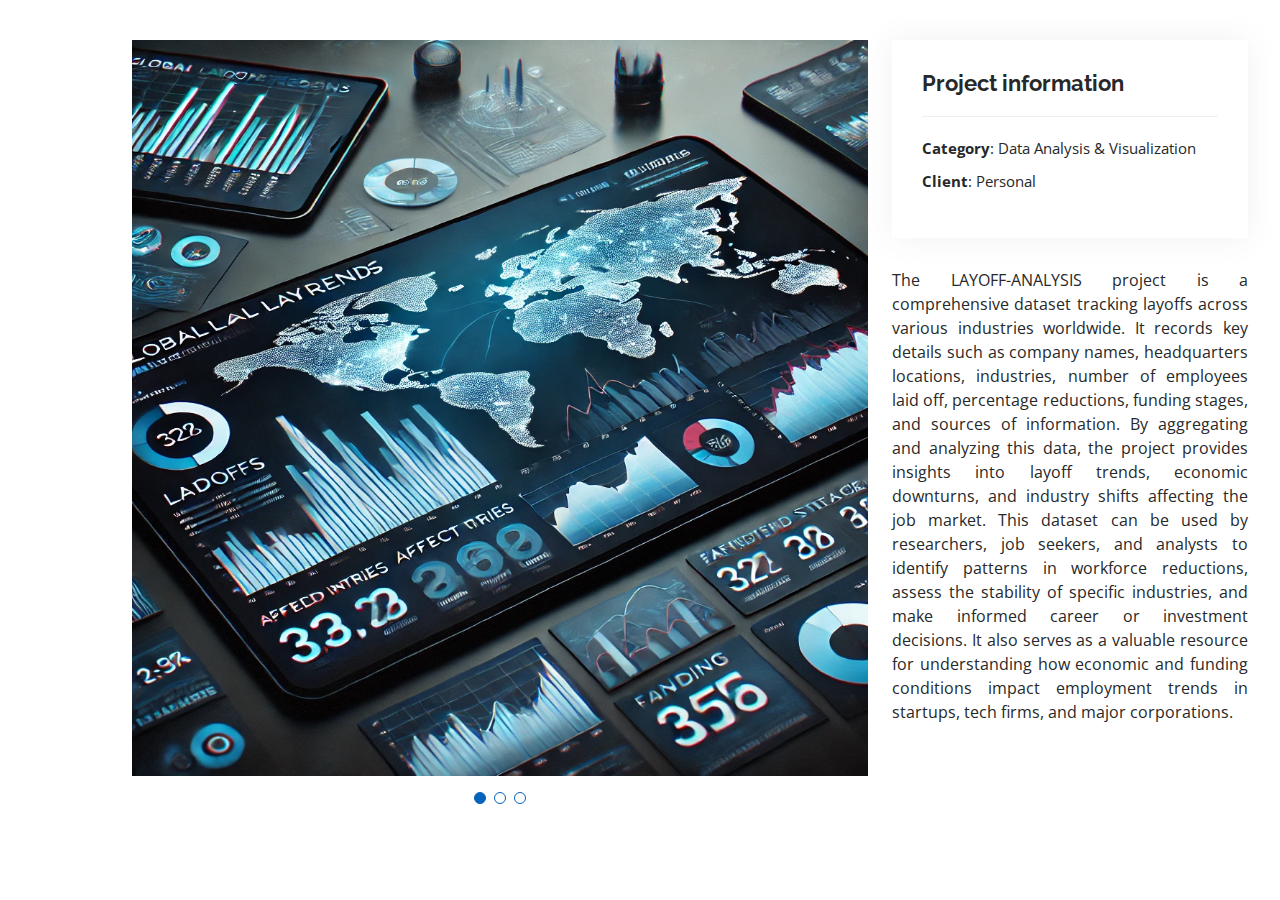
<file: portfolio-details ds1.html>
<!DOCTYPE html>
<html lang="en">

<head>
  <meta charset="utf-8">
  <meta content="width=device-width, initial-scale=1.0" name="viewport">

  <title>Portfolio Details - Personal Bootstrap Template</title>
  <meta content="" name="description">
  <meta content="" name="keywords">

  <!-- Favicons -->
  <link href="assets/img/favicon.png" rel="icon">
  <link href="assets/img/apple-touch-icon.png" rel="apple-touch-icon">

  <!-- Google Fonts -->
  <link href="https://fonts.googleapis.com/css?family=Open+Sans:300,300i,400,400i,600,600i,700,700i|Raleway:300,300i,400,400i,500,500i,600,600i,700,700i|Poppins:300,300i,400,400i,500,500i,600,600i,700,700i" rel="stylesheet">

  <!-- Vendor CSS Files -->
  <link href="assets/vendor/aos/aos.css" rel="stylesheet">
  <link href="assets/vendor/bootstrap/css/bootstrap.min.css" rel="stylesheet">
  <link href="assets/vendor/bootstrap-icons/bootstrap-icons.css" rel="stylesheet">
  <link href="assets/vendor/boxicons/css/boxicons.min.css" rel="stylesheet">
  <link href="assets/vendor/glightbox/css/glightbox.min.css" rel="stylesheet">
  <link href="assets/vendor/swiper/swiper-bundle.min.css" rel="stylesheet">

  <!-- Template Main CSS File -->
  <link href="assets/css/style.css" rel="stylesheet">

  <!-- =======================================================
  * Template Name: MyResume
  * Updated: Jul 27 2023 with Bootstrap v5.3.1
  * Template URL: https://bootstrapmade.com/free-html-bootstrap-template-my-resume/
  * Author: BootstrapMade.com
  * License: https://bootstrapmade.com/license/
  ======================================================== -->
</head>

<body>

  <main id="main">

    <!-- ======= Portfolio Details Section ======= -->
    <section id="portfolio-details" class="portfolio-details">
      <div class="container">

        <div class="row gy-4">

          <div class="col-lg-8">
            <div class="portfolio-details-slider swiper">
              <div class="swiper-wrapper align-items-center">

                <div class="swiper-slide">
                  <img src="assets/img/project/Classification_using_FFNN/1.png" alt="">
                </div>

                <div class="swiper-slide">
                  <img src="assets/img/project/Classification_using_FFNN/2.png" alt="">
                </div>

                <div class="swiper-slide">
                  <img src="assets/img/project/Classification_using_FFNN/3.png" alt="">
                </div>
               

              </div>
              <div class="swiper-pagination"></div>
            </div>
          </div>

          <div class="col-lg-4">
            <div class="portfolio-info">
              <h3>Project information</h3>
              <ul>
                <li><strong>Category</strong>: Data Analysis & Visualization</li>
                <li><strong>Client</strong>: Personal</li>
                
              </ul>
            </div>
            <div class="portfolio-description">
              
              <p align = "justify">
                The LAYOFF-ANALYSIS project is a comprehensive dataset tracking layoffs across various industries worldwide. It records key details such as company names, headquarters locations, industries, number of employees laid off, percentage reductions, funding stages, and sources of information. By aggregating and analyzing this data, the project provides insights into layoff trends, economic downturns, and industry shifts affecting the job market.

This dataset can be used by researchers, job seekers, and analysts to identify patterns in workforce reductions, assess the stability of specific industries, and make informed career or investment decisions. It also serves as a valuable resource for understanding how economic and funding conditions impact employment trends in startups, tech firms, and major corporations.
              </p>
            </div>
          </div>

        </div>

      </div>
    </section><!-- End Portfolio Details Section -->

  </main><!-- End #main -->

  <div id="preloader"></div>
  <a href="#" class="back-to-top d-flex align-items-center justify-content-center"><i class="bi bi-arrow-up-short"></i></a>

  <!-- Vendor JS Files -->
  <script src="assets/vendor/purecounter/purecounter_vanilla.js"></script>
  <script src="assets/vendor/aos/aos.js"></script>
  <script src="assets/vendor/bootstrap/js/bootstrap.bundle.min.js"></script>
  <script src="assets/vendor/glightbox/js/glightbox.min.js"></script>
  <script src="assets/vendor/isotope-layout/isotope.pkgd.min.js"></script>
  <script src="assets/vendor/swiper/swiper-bundle.min.js"></script>
  <script src="assets/vendor/typed.js/typed.umd.js"></script>
  <script src="assets/vendor/waypoints/noframework.waypoints.js"></script>
  <script src="assets/vendor/php-email-form/validate.js"></script>

  <!-- Template Main JS File -->
  <script src="assets/js/main.js"></script>

</body>

</html>
</file>
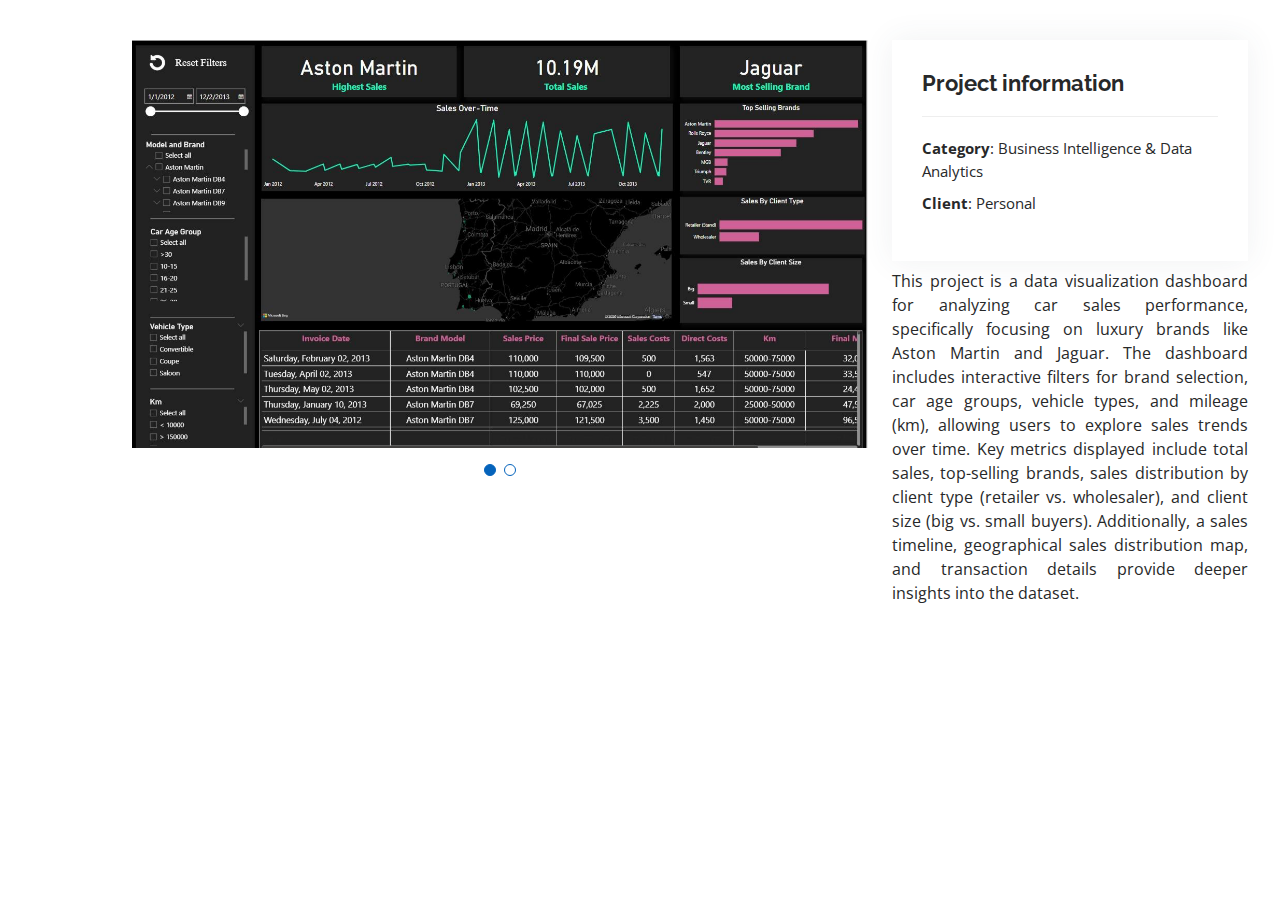
<file: portfolio-details ds2.html>
<!DOCTYPE html>
<html lang="en">

<head>
  <meta charset="utf-8">
  <meta content="width=device-width, initial-scale=1.0" name="viewport">

  <title>Portfolio Details - Personal Bootstrap Template</title>
  <meta content="" name="description">
  <meta content="" name="keywords">

  <!-- Favicons -->
  <link href="assets/img/favicon.png" rel="icon">
  <link href="assets/img/apple-touch-icon.png" rel="apple-touch-icon">

  <!-- Google Fonts -->
  <link href="https://fonts.googleapis.com/css?family=Open+Sans:300,300i,400,400i,600,600i,700,700i|Raleway:300,300i,400,400i,500,500i,600,600i,700,700i|Poppins:300,300i,400,400i,500,500i,600,600i,700,700i" rel="stylesheet">

  <!-- Vendor CSS Files -->
  <link href="assets/vendor/aos/aos.css" rel="stylesheet">
  <link href="assets/vendor/bootstrap/css/bootstrap.min.css" rel="stylesheet">
  <link href="assets/vendor/bootstrap-icons/bootstrap-icons.css" rel="stylesheet">
  <link href="assets/vendor/boxicons/css/boxicons.min.css" rel="stylesheet">
  <link href="assets/vendor/glightbox/css/glightbox.min.css" rel="stylesheet">
  <link href="assets/vendor/swiper/swiper-bundle.min.css" rel="stylesheet">

  <!-- Template Main CSS File -->
  <link href="assets/css/style.css" rel="stylesheet">

  <!-- =======================================================
  * Template Name: MyResume
  * Updated: Jul 27 2023 with Bootstrap v5.3.1
  * Template URL: https://bootstrapmade.com/free-html-bootstrap-template-my-resume/
  * Author: BootstrapMade.com
  * License: https://bootstrapmade.com/license/
  ======================================================== -->
</head>

<body>

  <main id="main">

    <!-- ======= Portfolio Details Section ======= -->
    <section id="portfolio-details" class="portfolio-details">
      <div class="container">

        <div class="row gy-4">

          <div class="col-lg-8">
            <div class="portfolio-details-slider swiper">
              <div class="swiper-wrapper align-items-center">

                <div class="swiper-slide">
                  <img src="assets/img/project/Data_Modeling_Consulting_and_Travel_App/1.png" alt="">
                </div>

                <div class="swiper-slide">
                  <img src="assets/img/project/Data_Modeling_Consulting_and_Travel_App/1.png" alt="">
                </div>

                
                <!-- <div class="swiper-slide">
                  <img src="assets/img/portfolio/portfolio_img_ds_2d.png" alt="">
                </div> -->

              </div>
              <div class="swiper-pagination"></div>
            </div>
          </div>

          <div class="col-lg-4">
            <div class="portfolio-info">
              <h3>Project information</h3>
              <ul>
                <li><strong>Category</strong>: Business Intelligence & Data Analytics</li>
                <li><strong>Client</strong>: Personal </li>
                
              </ul>
            </div>
            <div class="Data_Modeling_Consulting_and_Travel_App">
              <h2></h2>
              <p align ="justify">
                This project is a data visualization dashboard for analyzing car sales performance, specifically focusing on luxury brands like Aston Martin and Jaguar. The dashboard includes interactive filters for brand selection, car age groups, vehicle types, and mileage (km), allowing users to explore sales trends over time. Key metrics displayed include total sales, top-selling brands, sales distribution by client type (retailer vs. wholesaler), and client size (big vs. small buyers). Additionally, a sales timeline, geographical sales distribution map, and transaction details provide deeper insights into the dataset.
              </p>
            </div>
          </div>

        </div>

      </div>
    </section><!-- End Portfolio Details Section -->

  </main><!-- End #main -->

  <div id="preloader"></div>
  <a href="#" class="back-to-top d-flex align-items-center justify-content-center"><i class="bi bi-arrow-up-short"></i></a>

  <!-- Vendor JS Files -->
  <script src="assets/vendor/purecounter/purecounter_vanilla.js"></script>
  <script src="assets/vendor/aos/aos.js"></script>
  <script src="assets/vendor/bootstrap/js/bootstrap.bundle.min.js"></script>
  <script src="assets/vendor/glightbox/js/glightbox.min.js"></script>
  <script src="assets/vendor/isotope-layout/isotope.pkgd.min.js"></script>
  <script src="assets/vendor/swiper/swiper-bundle.min.js"></script>
  <script src="assets/vendor/typed.js/typed.umd.js"></script>
  <script src="assets/vendor/waypoints/noframework.waypoints.js"></script>
  <script src="assets/vendor/php-email-form/validate.js"></script>

  <!-- Template Main JS File -->
  <script src="assets/js/main.js"></script>

</body>

</html>
</file>
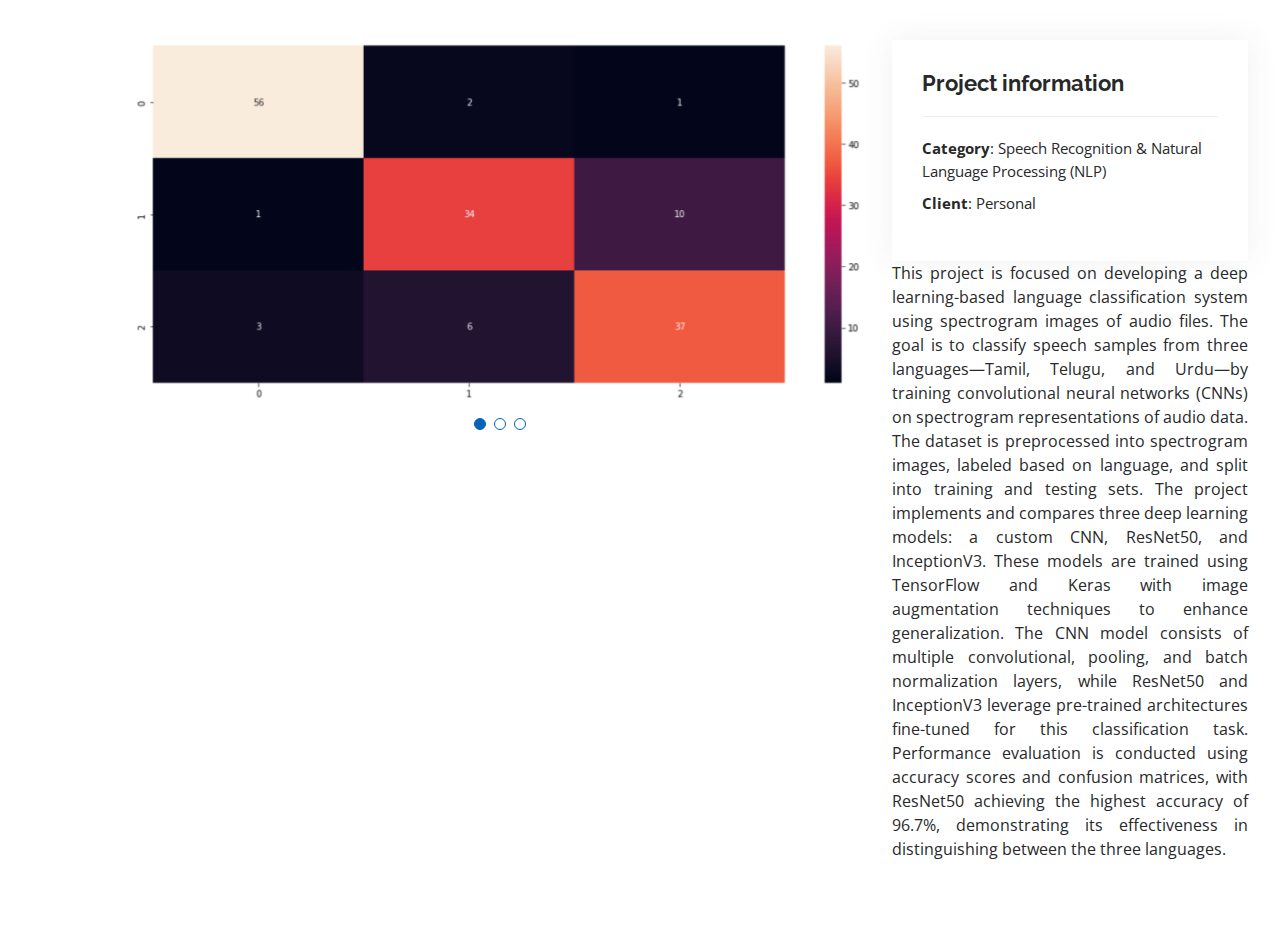
<file: portfolio-details.html>
<!DOCTYPE html>
<html lang="en">

<head>
  <meta charset="utf-8">
  <meta content="width=device-width, initial-scale=1.0" name="viewport">

  <title>Portfolio Details - Personal Bootstrap Template</title>
  <meta content="" name="description">
  <meta content="" name="keywords">

  <!-- Favicons -->
  <link href="assets/img/favicon.png" rel="icon">
  <link href="assets/img/apple-touch-icon.png" rel="apple-touch-icon">

  <!-- Google Fonts -->
  <link href="https://fonts.googleapis.com/css?family=Open+Sans:300,300i,400,400i,600,600i,700,700i|Raleway:300,300i,400,400i,500,500i,600,600i,700,700i|Poppins:300,300i,400,400i,500,500i,600,600i,700,700i" rel="stylesheet">

  <!-- Vendor CSS Files -->
  <link href="assets/vendor/aos/aos.css" rel="stylesheet">
  <link href="assets/vendor/bootstrap/css/bootstrap.min.css" rel="stylesheet">
  <link href="assets/vendor/bootstrap-icons/bootstrap-icons.css" rel="stylesheet">
  <link href="assets/vendor/boxicons/css/boxicons.min.css" rel="stylesheet">
  <link href="assets/vendor/glightbox/css/glightbox.min.css" rel="stylesheet">
  <link href="assets/vendor/swiper/swiper-bundle.min.css" rel="stylesheet">

  <!-- Template Main CSS File -->
  <link href="assets/css/style.css" rel="stylesheet">

  <!-- =======================================================
  * Template Name: MyResume
  * Updated: Jul 27 2023 with Bootstrap v5.3.1
  * Template URL: https://bootstrapmade.com/free-html-bootstrap-template-my-resume/
  * Author: BootstrapMade.com
  * License: https://bootstrapmade.com/license/
  ======================================================== -->
</head>

<body>

  <main id="main">

    <!-- ======= Portfolio Details Section ======= -->
    <section id="portfolio-details" class="portfolio-details">
      <div class="container">

        <div class="row gy-4">

          <div class="col-lg-8">
            <div class="portfolio-details-slider swiper">
              <div class="swiper-wrapper align-items-center">

                <div class="swiper-slide">
                  <img src="assets/img/project/AdventureWorks_Sales/1.png" alt="">
                </div>

                <!-- <div class="swiper-slide">
                  <img src="assets/img/project/AdventureWorks_Sales/Power_BI_project_explanation.mp4" alt="">
                </div> -->

                <div class="swiper-slide">
                  <img src="assets/img/project/AdventureWorks_Sales/2.png" alt="">
                </div>


                <div class="swiper-slide">
                  <img src="assets/img/project/AdventureWorks_Sales/1.png" alt="">
                </div>


              </div>
              <div class="swiper-pagination"></div>
            </div>
          </div>

          <div class="col-lg-4">
            <div class="portfolio-info">
              <h3>Project information</h3>
              <ul>
                <li><strong>Category</strong>: Speech Recognition & Natural Language Processing (NLP)</li>
                <li><strong>Client</strong>: Personal</li>
                
              </ul>
            </div>
            <div AdventureWorks_Sales</h2>
              <p align ="justify">
                This project is focused on developing a deep learning-based language classification system using spectrogram images of audio files. The goal is to classify speech samples from three languages—Tamil, Telugu, and Urdu—by training convolutional neural networks (CNNs) on spectrogram representations of audio data. The dataset is preprocessed into spectrogram images, labeled based on language, and split into training and testing sets.

The project implements and compares three deep learning models: a custom CNN, ResNet50, and InceptionV3. These models are trained using TensorFlow and Keras with image augmentation techniques to enhance generalization. The CNN model consists of multiple convolutional, pooling, and batch normalization layers, while ResNet50 and InceptionV3 leverage pre-trained architectures fine-tuned for this classification task. Performance evaluation is conducted using accuracy scores and confusion matrices, with ResNet50 achieving the highest accuracy of 96.7%, demonstrating its effectiveness in distinguishing between the three languages.













              </p>
            </div>
          </div>

        </div>

      </div>
    </section><!-- End Portfolio Details Section -->

  </main><!-- End #main -->

  <div id="preloader"></div>
  <a href="#" class="back-to-top d-flex align-items-center justify-content-center"><i class="bi bi-arrow-up-short"></i></a>

  <!-- Vendor JS Files -->
  <script src="assets/vendor/purecounter/purecounter_vanilla.js"></script>
  <script src="assets/vendor/aos/aos.js"></script>
  <script src="assets/vendor/bootstrap/js/bootstrap.bundle.min.js"></script>
  <script src="assets/vendor/glightbox/js/glightbox.min.js"></script>
  <script src="assets/vendor/isotope-layout/isotope.pkgd.min.js"></script>
  <script src="assets/vendor/swiper/swiper-bundle.min.js"></script>
  <script src="assets/vendor/typed.js/typed.umd.js"></script>
  <script src="assets/vendor/waypoints/noframework.waypoints.js"></script>
  <script src="assets/vendor/php-email-form/validate.js"></script>

  <!-- Template Main JS File -->
  <script src="assets/js/main.js"></script>

</body>

</html>
</file>
<file: assets/css/style.css>
/**
* Template Name: MyResume
* Updated: Jul 27 2023 with Bootstrap v5.3.1
* Template URL: https://bootstrapmade.com/free-html-bootstrap-template-my-resume/
* Author: BootstrapMade.com
* License: https://bootstrapmade.com/license/
*/

/*--------------------------------------------------------------
# General
--------------------------------------------------------------*/
body {
  font-family: "Open Sans", sans-serif;
  color: #272829;
}

a {
  color: #0563bb;
  text-decoration: none;
}

a:hover {
  color: #067ded;
  text-decoration: none;
}

h1,
h2,
h3,
h4,
h5,
h6 {
  font-family: "Raleway", sans-serif;
}

/*--------------------------------------------------------------
# Back to top button
--------------------------------------------------------------*/
.back-to-top {
  position: fixed;
  visibility: hidden;
  opacity: 0;
  right: 15px;
  bottom: 15px;
  z-index: 996;
  background: #0563bb;
  width: 40px;
  height: 40px;
  border-radius: 50px;
  transition: all 0.4s;
}

.back-to-top i {
  font-size: 28px;
  color: #fff;
  line-height: 0;
}

.back-to-top:hover {
  background: #0678e3;
  color: #fff;
}

.back-to-top.active {
  visibility: visible;
  opacity: 1;
}

/*--------------------------------------------------------------
# Preloader
--------------------------------------------------------------*/
#preloader {
  position: fixed;
  top: 0;
  left: 0;
  right: 0;
  bottom: 0;
  z-index: 9999;
  overflow: hidden;
  background: #fff;
}

#preloader:before {
  content: "";
  position: fixed;
  top: calc(50% - 30px);
  left: calc(50% - 30px);
  border: 6px solid #0563bb;
  border-top-color: #fff;
  border-bottom-color: #fff;
  border-radius: 50%;
  width: 60px;
  height: 60px;
  animation: animate-preloader 1s linear infinite;
}

@keyframes animate-preloader {
  0% {
    transform: rotate(0deg);
  }

  100% {
    transform: rotate(360deg);
  }
}

/*--------------------------------------------------------------
# Disable aos animation delay on mobile devices
--------------------------------------------------------------*/
@media screen and (max-width: 768px) {
  [data-aos-delay] {
    transition-delay: 0 !important;
  }
}

/*--------------------------------------------------------------
# Header
--------------------------------------------------------------*/
#header {
  position: fixed;
  top: 0;
  left: 0;
  bottom: 0;
  z-index: 9997;
  transition: all 0.5s;
  padding: 15px;
  overflow-y: auto;
}

@media (max-width: 991px) {
  #header {
    width: 300px;
    background: #fff;
    border-right: 1px solid #e6e9ec;
    left: -300px;
  }
}

@media (min-width: 991px) {
  #main {
    margin-left: 100px;
  }
}

/*--------------------------------------------------------------
# Navigation Menu
--------------------------------------------------------------*/
/**
* Desktop Navigation 
*/
.nav-menu {
  padding: 0;
  display: block;
}

.nav-menu * {
  margin: 0;
  padding: 0;
  list-style: none;
}

.nav-menu>ul>li {
  position: relative;
  white-space: nowrap;
}

.nav-menu a,
.nav-menu a:focus {
  display: flex;
  align-items: center;
  color: #45505b;
  padding: 10px 18px;
  margin-bottom: 8px;
  transition: 0.3s;
  font-size: 15px;
  border-radius: 50px;
  background: #f2f3f5;
  height: 56px;
  width: 100%;
  overflow: hidden;
  transition: 0.3s;
}

.nav-menu a i,
.nav-menu a:focus i {
  font-size: 20px;
}

.nav-menu a span,
.nav-menu a:focus span {
  padding: 0 5px 0 7px;
  color: #45505b;
}

@media (min-width: 992px) {

  .nav-menu a,
  .nav-menu a:focus {
    width: 56px;
  }

  .nav-menu a span,
  .nav-menu a:focus span {
    display: none;
    color: #fff;
  }
}

.nav-menu a:hover,
.nav-menu .active,
.nav-menu .active:focus,
.nav-menu li:hover>a {
  color: #fff;
  background: #0563bb;
}

.nav-menu a:hover span,
.nav-menu .active span,
.nav-menu .active:focus span,
.nav-menu li:hover>a span {
  color: #fff;
}

.nav-menu a:hover,
.nav-menu li:hover>a {
  width: 100%;
  color: #fff;
}

.nav-menu a:hover span,
.nav-menu li:hover>a span {
  display: block;
}

/**
* Mobile Navigation 
*/
.mobile-nav-toggle {
  position: fixed;
  right: 10px;
  top: 10px;
  z-index: 9998;
  border: 0;
  background: none;
  font-size: 28px;
  transition: all 0.4s;
  outline: none !important;
  line-height: 0;
  cursor: pointer;
  border-radius: 50px;
  padding: 5px;
}

.mobile-nav-toggle i {
  color: #45505b;
}

.mobile-nav-active {
  overflow: hidden;
}

.mobile-nav-active #header {
  left: 0;
}

.mobile-nav-active .mobile-nav-toggle {
  color: #fff;
  background-color: #0563bb;
}

/*--------------------------------------------------------------
# Hero Section
--------------------------------------------------------------*/
#hero {
  width: 100%;
  height: 100vh;
  background: url("../img/a.png") top right no-repeat;
  background-size: cover;
  position: relative;
}

@media (min-width: 992px) {
  #hero {
    padding-left: 160px;
  }
}

#hero:before {
  content: "";
  background: rgba(255, 255, 255, 0.8);
  position: absolute;
  bottom: 0;
  top: 0;
  left: 0;
  right: 0;
}

#hero h1 {
  margin: 0;
  font-size: 64px;
  font-weight: 700;
  line-height: 56px;
  color: #45505b;
}

#hero p {
  color: #45505b;
  margin: 15px 0 0 0;
  font-size: 26px;
  font-family: "Poppins", sans-serif;
}

#hero p span {
  color: #0563bb;
  letter-spacing: 1px;
}

#hero .social-links {
  margin-top: 30px;
}

#hero .social-links a {
  font-size: 24px;
  display: inline-block;
  color: #45505b;
  line-height: 1;
  margin-right: 20px;
  transition: 0.3s;
}

#hero .social-links a:hover {
  color: #0563bb;
}

@media (max-width: 992px) {
  #hero {
    text-align: center;
  }

  #hero h1 {
    font-size: 32px;
    line-height: 36px;
  }

  #hero p {
    margin-top: 10px;
    font-size: 20px;
    line-height: 24px;
  }
}

/*--------------------------------------------------------------
# Sections General
--------------------------------------------------------------*/
section {
  padding: 60px 0;
  overflow: hidden;
}

.section-title {
  text-align: center;
  padding-bottom: 30px;
}

.section-title h2 {
  font-size: 32px;
  font-weight: bold;
  text-transform: uppercase;
  margin-bottom: 20px;
  padding-bottom: 20px;
  position: relative;
  color: #45505b;
}

.section-title h2::before {
  content: "";
  position: absolute;
  display: block;
  width: 120px;
  height: 1px;
  background: #ddd;
  bottom: 1px;
  left: calc(50% - 60px);
}

.section-title h2::after {
  content: "";
  position: absolute;
  display: block;
  width: 40px;
  height: 3px;
  background: #0563bb;
  bottom: 0;
  left: calc(50% - 20px);
}

.section-title p {
  margin-bottom: 0;
}

/*--------------------------------------------------------------
# About
--------------------------------------------------------------*/
.about .content h3 {
  font-weight: 700;
  font-size: 26px;
  color: #728394;
}

.about .content ul {
  list-style: none;
  padding: 0;
}

.about .content ul li {
  margin-bottom: 20px;
  display: flex;
  align-items: center;
}

.about .content ul strong {
  margin-right: 10px;
}

.about .content ul i {
  font-size: 16px;
  margin-right: 5px;
  color: #0563bb;
  line-height: 0;
}

.about .content p:last-child {
  margin-bottom: 0;
}

/*--------------------------------------------------------------
# Facts
--------------------------------------------------------------*/
.facts .count-box {
  padding: 30px 30px 25px 30px;
  margin-top: 30px;
  width: 100%;
  position: relative;
  text-align: center;
  background: #fff;
}

.facts .count-box i {
  position: absolute;
  top: -25px;
  left: 50%;
  transform: translateX(-50%);
  font-size: 24px;
  background: #0563bb;
  color: #fff;
  border-radius: 50px;
  display: inline-flex;
  align-items: center;
  justify-content: center;
  width: 48px;
  height: 48px;
}

.facts .count-box span {
  font-size: 36px;
  display: block;
  font-weight: 600;
  color: #011426;
}

.facts .count-box p {
  padding: 0;
  margin: 0;
  font-family: "Raleway", sans-serif;
  font-size: 14px;
}

/*--------------------------------------------------------------
# Akills
--------------------------------------------------------------*/
.skills .progress {
  height: 60px;
  display: block;
  background: none;
  border-radius: 0;
}

.skills .progress .skill {
  padding: 10px 0;
  margin: 0;
  text-transform: uppercase;
  display: block;
  font-weight: 600;
  font-family: "Poppins", sans-serif;
  color: #45505b;
}

.skills .progress .skill .val {
  float: right;
  font-style: normal;
}

.skills .progress-bar-wrap {
  background: #f2f3f5;
}

.skills .progress-bar {
  width: 1px;
  height: 10px;
  transition: 0.9s;
  background-color: #0563bb;
}

/*--------------------------------------------------------------
# Resume
--------------------------------------------------------------*/
.resume .resume-title {
  font-size: 26px;
  font-weight: 700;
  margin-top: 20px;
  margin-bottom: 20px;
  color: #45505b;
}

.resume .resume-item {
  padding: 0 0 20px 20px;
  margin-top: -2px;
  border-left: 2px solid #0563bb;
  position: relative;
}

.resume .resume-item h4 {
  line-height: 18px;
  font-size: 18px;
  font-weight: 600;
  text-transform: uppercase;
  font-family: "Poppins", sans-serif;
  color: #0563bb;
  margin-bottom: 10px;
}

.resume .resume-item h5 {
  font-size: 16px;
  background: #f7f8f9;
  padding: 5px 15px;
  display: inline-block;
  font-weight: 600;
  margin-bottom: 10px;
}

.resume .resume-item ul {
  padding-left: 20px;
}

.resume .resume-item ul li {
  padding-bottom: 10px;
}

.resume .resume-item:last-child {
  padding-bottom: 0;
}

.resume .resume-item::before {
  content: "";
  position: absolute;
  width: 16px;
  height: 16px;
  border-radius: 50px;
  left: -9px;
  top: 0;
  background: #fff;
  border: 2px solid #0563bb;
}

/*--------------------------------------------------------------
# Portfolio
--------------------------------------------------------------*/
.portfolio .portfolio-item {
  margin-bottom: 30px;
}

.portfolio #portfolio-flters {
  padding: 0;
  margin: 0 auto 25px auto;
  list-style: none;
  text-align: center;
  background: #fff;
  border-radius: 50px;
  padding: 2px 15px;
}

.portfolio #portfolio-flters li {
  cursor: pointer;
  display: inline-block;
  padding: 10px 15px;
  font-size: 14px;
  font-weight: 600;
  line-height: 1;
  text-transform: uppercase;
  color: #272829;
  margin-bottom: 5px;
  transition: all 0.3s ease-in-out;
}

.portfolio #portfolio-flters li:hover,
.portfolio #portfolio-flters li.filter-active {
  color: #0563bb;
}

.portfolio #portfolio-flters li:last-child {
  margin-right: 0;
}

.portfolio .portfolio-wrap {
  transition: 0.3s;
  position: relative;
  overflow: hidden;
  z-index: 1;
  background: rgba(69, 80, 91, 0.8);
}

.portfolio .portfolio-wrap::before {
  content: "";
  background: rgba(255, 255, 255, 0.7);
  position: absolute;
  left: 30px;
  right: 30px;
  top: 30px;
  bottom: 30px;
  transition: all ease-in-out 0.3s;
  z-index: 2;
  opacity: 0;
}

.portfolio .portfolio-wrap .portfolio-info {
  opacity: 0;
  position: absolute;
  top: 0;
  left: 0;
  right: 0;
  bottom: 0;
  text-align: center;
  z-index: 3;
  transition: all ease-in-out 0.3s;
  display: flex;
  flex-direction: column;
  justify-content: center;
  align-items: center;
}

.portfolio .portfolio-wrap .portfolio-info::before {
  display: block;
  content: "";
  width: 48px;
  height: 48px;
  position: absolute;
  top: 35px;
  left: 35px;
  border-top: 3px solid #d7dce1;
  border-left: 3px solid #d7dce1;
  transition: all 0.5s ease 0s;
  z-index: 9994;
}

.portfolio .portfolio-wrap .portfolio-info::after {
  display: block;
  content: "";
  width: 48px;
  height: 48px;
  position: absolute;
  bottom: 35px;
  right: 35px;
  border-bottom: 3px solid #d7dce1;
  border-right: 3px solid #d7dce1;
  transition: all 0.5s ease 0s;
  z-index: 9994;
}

.portfolio .portfolio-wrap .portfolio-info h4 {
  font-size: 20px;
  color: #45505b;
  font-weight: 600;
}

.portfolio .portfolio-wrap .portfolio-info p {
  color: #45505b;
  font-size: 14px;
  text-transform: uppercase;
  padding: 0;
  margin: 0;
}

.portfolio .portfolio-wrap .portfolio-links {
  text-align: center;
  z-index: 4;
}

.portfolio .portfolio-wrap .portfolio-links a {
  color: #45505b;
  margin: 0 2px;
  font-size: 28px;
  display: inline-block;
  transition: 0.3s;
}

.portfolio .portfolio-wrap .portfolio-links a:hover {
  color: #148af9;
}

.portfolio .portfolio-wrap:hover::before {
  top: 0;
  left: 0;
  right: 0;
  bottom: 0;
  opacity: 1;
}

.portfolio .portfolio-wrap:hover .portfolio-info {
  opacity: 1;
}

.portfolio .portfolio-wrap:hover .portfolio-info::before {
  top: 15px;
  left: 15px;
}

.portfolio .portfolio-wrap:hover .portfolio-info::after {
  bottom: 15px;
  right: 15px;
}

/*--------------------------------------------------------------
# Portfolio Details
--------------------------------------------------------------*/
.portfolio-details {
  padding-top: 40px;
}

.portfolio-details .portfolio-details-slider img {
  width: 100%;
}

.portfolio-details .portfolio-details-slider .swiper-pagination {
  margin-top: 20px;
  position: relative;
}

.portfolio-details .portfolio-details-slider .swiper-pagination .swiper-pagination-bullet {
  width: 12px;
  height: 12px;
  background-color: #fff;
  opacity: 1;
  border: 1px solid #0563bb;
}

.portfolio-details .portfolio-details-slider .swiper-pagination .swiper-pagination-bullet-active {
  background-color: #0563bb;
}

.portfolio-details .portfolio-info {
  padding: 30px;
  box-shadow: 0px 0 30px rgba(69, 80, 91, 0.08);
}

.portfolio-details .portfolio-info h3 {
  font-size: 22px;
  font-weight: 700;
  margin-bottom: 20px;
  padding-bottom: 20px;
  border-bottom: 1px solid #eee;
}

.portfolio-details .portfolio-info ul {
  list-style: none;
  padding: 0;
  font-size: 15px;
}

.portfolio-details .portfolio-info ul li+li {
  margin-top: 10px;
}

.portfolio-details .portfolio-description {
  padding-top: 30px;
}

.portfolio-details .portfolio-description h2 {
  font-size: 26px;
  font-weight: 700;
  margin-bottom: 20px;
}

.portfolio-details .portfolio-description p {
  padding: 0;
}

/*--------------------------------------------------------------
# Services
--------------------------------------------------------------*/
.services .icon-box {
  text-align: center;
  padding: 70px 20px 80px 20px;
  transition: all ease-in-out 0.3s;
  background: #fff;
  box-shadow: 0px 5px 90px 0px rgba(110, 123, 131, 0.05);
}

.services .icon-box .icon {
  margin: 0 auto;
  width: 100px;
  height: 100px;
  display: flex;
  align-items: center;
  justify-content: center;
  transition: ease-in-out 0.3s;
  position: relative;
}

.services .icon-box .icon i {
  font-size: 36px;
  transition: 0.5s;
  position: relative;
}

.services .icon-box .icon svg {
  position: absolute;
  top: 0;
  left: 0;
}

.services .icon-box .icon svg path {
  transition: 0.5s;
  fill: #f5f5f5;
}

.services .icon-box h4 {
  font-weight: 600;
  margin: 10px 0 15px 0;
  font-size: 22px;
}

.services .icon-box h4 a {
  color: #45505b;
  transition: ease-in-out 0.3s;
}

.services .icon-box p {
  line-height: 24px;
  font-size: 14px;
  margin-bottom: 0;
}

.services .icon-box:hover {
  border-color: #fff;
  box-shadow: 0px 0 35px 0 rgba(0, 0, 0, 0.08);
}

.services .iconbox-blue i {
  color: #47aeff;
}

.services .iconbox-blue:hover .icon i {
  color: #fff;
}

.services .iconbox-blue:hover .icon path {
  fill: #47aeff;
}

.services .iconbox-orange i {
  color: #ffa76e;
}

.services .iconbox-orange:hover .icon i {
  color: #fff;
}

.services .iconbox-orange:hover .icon path {
  fill: #ffa76e;
}

.services .iconbox-pink i {
  color: #e80368;
}

.services .iconbox-pink:hover .icon i {
  color: #fff;
}

.services .iconbox-pink:hover .icon path {
  fill: #e80368;
}

.services .iconbox-yellow i {
  color: #ffbb2c;
}

.services .iconbox-yellow:hover .icon i {
  color: #fff;
}

.services .iconbox-yellow:hover .icon path {
  fill: #ffbb2c;
}

.services .iconbox-red i {
  color: #ff5828;
}

.services .iconbox-red:hover .icon i {
  color: #fff;
}

.services .iconbox-red:hover .icon path {
  fill: #ff5828;
}

.services .iconbox-teal i {
  color: #11dbcf;
}

.services .iconbox-teal:hover .icon i {
  color: #fff;
}

.services .iconbox-teal:hover .icon path {
  fill: #11dbcf;
}

/*--------------------------------------------------------------
# Testimonials
--------------------------------------------------------------*/
.testimonials .section-header {
  margin-bottom: 40px;
}

.testimonials .testimonials-carousel,
.testimonials .testimonials-slider {
  overflow: hidden;
}

.testimonials .testimonial-item {
  text-align: center;
}

.testimonials .testimonial-item .testimonial-img {
  width: 120px;
  border-radius: 50%;
  border: 4px solid #fff;
  margin: 0 auto;
}

.testimonials .testimonial-item h3 {
  font-size: 20px;
  font-weight: bold;
  margin: 10px 0 5px 0;
  color: #111;
}

.testimonials .testimonial-item h4 {
  font-size: 14px;
  color: #999;
  margin: 0 0 15px 0;
}

.testimonials .testimonial-item .quote-icon-left,
.testimonials .testimonial-item .quote-icon-right {
  color: #90c8fc;
  font-size: 26px;
}

.testimonials .testimonial-item .quote-icon-left {
  display: inline-block;
  left: -5px;
  position: relative;
}

.testimonials .testimonial-item .quote-icon-right {
  display: inline-block;
  right: -5px;
  position: relative;
  top: 10px;
}

.testimonials .testimonial-item p {
  font-style: italic;
  margin: 0 auto 15px auto;
}

.testimonials .swiper-pagination {
  margin-top: 20px;
  position: relative;
}

.testimonials .swiper-pagination .swiper-pagination-bullet {
  width: 12px;
  height: 12px;
  background-color: #fff;
  opacity: 1;
  border: 1px solid #0563bb;
}

.testimonials .swiper-pagination .swiper-pagination-bullet-active {
  background-color: #0563bb;
}

@media (min-width: 992px) {
  .testimonials .testimonial-item p {
    width: 80%;
  }
}

/*--------------------------------------------------------------
# Contact
--------------------------------------------------------------*/
.contact .info {
  width: 100%;
  background: #fff;
}

.contact .info i {
  font-size: 20px;
  color: #0563bb;
  float: left;
  width: 44px;
  height: 44px;
  background: #eef7ff;
  display: flex;
  justify-content: center;
  align-items: center;
  border-radius: 50px;
  transition: all 0.3s ease-in-out;
}

.contact .info h4 {
  padding: 0 0 0 60px;
  font-size: 22px;
  font-weight: 600;
  margin-bottom: 5px;
  color: #45505b;
}

.contact .info p {
  padding: 0 0 0 60px;
  margin-bottom: 0;
  font-size: 14px;
  color: #728394;
}

.contact .info .email,
.contact .info .phone {
  margin-top: 40px;
}

.contact .info .email:hover i,
.contact .info .address:hover i,
.contact .info .phone:hover i {
  background: #0563bb;
  color: #fff;
}

.contact .php-email-form {
  width: 100%;
  background: #fff;
}

.contact .php-email-form .form-group {
  padding-bottom: 8px;
}

.contact .php-email-form .error-message {
  display: none;
  color: #fff;
  background: #ed3c0d;
  text-align: left;
  padding: 15px;
  font-weight: 600;
}

.contact .php-email-form .error-message br+br {
  margin-top: 25px;
}

.contact .php-email-form .sent-message {
  display: none;
  color: #fff;
  background: #18d26e;
  text-align: center;
  padding: 15px;
  font-weight: 600;
}

.contact .php-email-form .loading {
  display: none;
  background: #fff;
  text-align: center;
  padding: 15px;
}

.contact .php-email-form .loading:before {
  content: "";
  display: inline-block;
  border-radius: 50%;
  width: 24px;
  height: 24px;
  margin: 0 10px -6px 0;
  border: 3px solid #18d26e;
  border-top-color: #eee;
  animation: animate-loading 1s linear infinite;
}

.contact .php-email-form input,
.contact .php-email-form textarea {
  border-radius: 4px;
  box-shadow: none;
  font-size: 14px;
}

.contact .php-email-form input[type=text],
.contact .php-email-form input[type=email] {
  height: 44px;
}

.contact .php-email-form textarea {
  padding: 10px 12px;
}

.contact .php-email-form button[type=submit] {
  background: #0563bb;
  border: 0;
  padding: 10px 35px;
  color: #fff;
  transition: 0.4s;
  border-radius: 50px;
}

.contact .php-email-form button[type=submit]:hover {
  background: #0678e3;
}

@keyframes animate-loading {
  0% {
    transform: rotate(0deg);
  }

  100% {
    transform: rotate(360deg);
  }
}

/*--------------------------------------------------------------
# Footer
--------------------------------------------------------------*/
#footer {
  background: #f7f8f9;
  color: #45505b;
  font-size: 14px;
  text-align: center;
  padding: 30px 0;
}

#footer h3 {
  font-size: 36px;
  font-weight: 700;
  position: relative;
  font-family: "Poppins", sans-serif;
  padding: 0;
  margin: 0 0 15px 0;
}

#footer p {
  font-size: 15;
  font-style: italic;
  padding: 0;
  margin: 0 0 40px 0;
}

#footer .social-links {
  margin: 0 0 40px 0;
}

#footer .social-links a {
  font-size: 18px;
  display: inline-block;
  background: #0563bb;
  color: #fff;
  line-height: 1;
  padding: 8px 0;
  margin-right: 4px;
  border-radius: 50%;
  text-align: center;
  width: 36px;
  height: 36px;
  transition: 0.3s;
}

#footer .social-links a:hover {
  background: #0678e3;
  color: #fff;
  text-decoration: none;
}

#footer .copyright {
  margin: 0 0 5px 0;
}

#footer .credits {
  font-size: 13px;
}

.topmate {
  width: 22px;
  height: 22px;
  margin-top: -6px;
}
</file>
